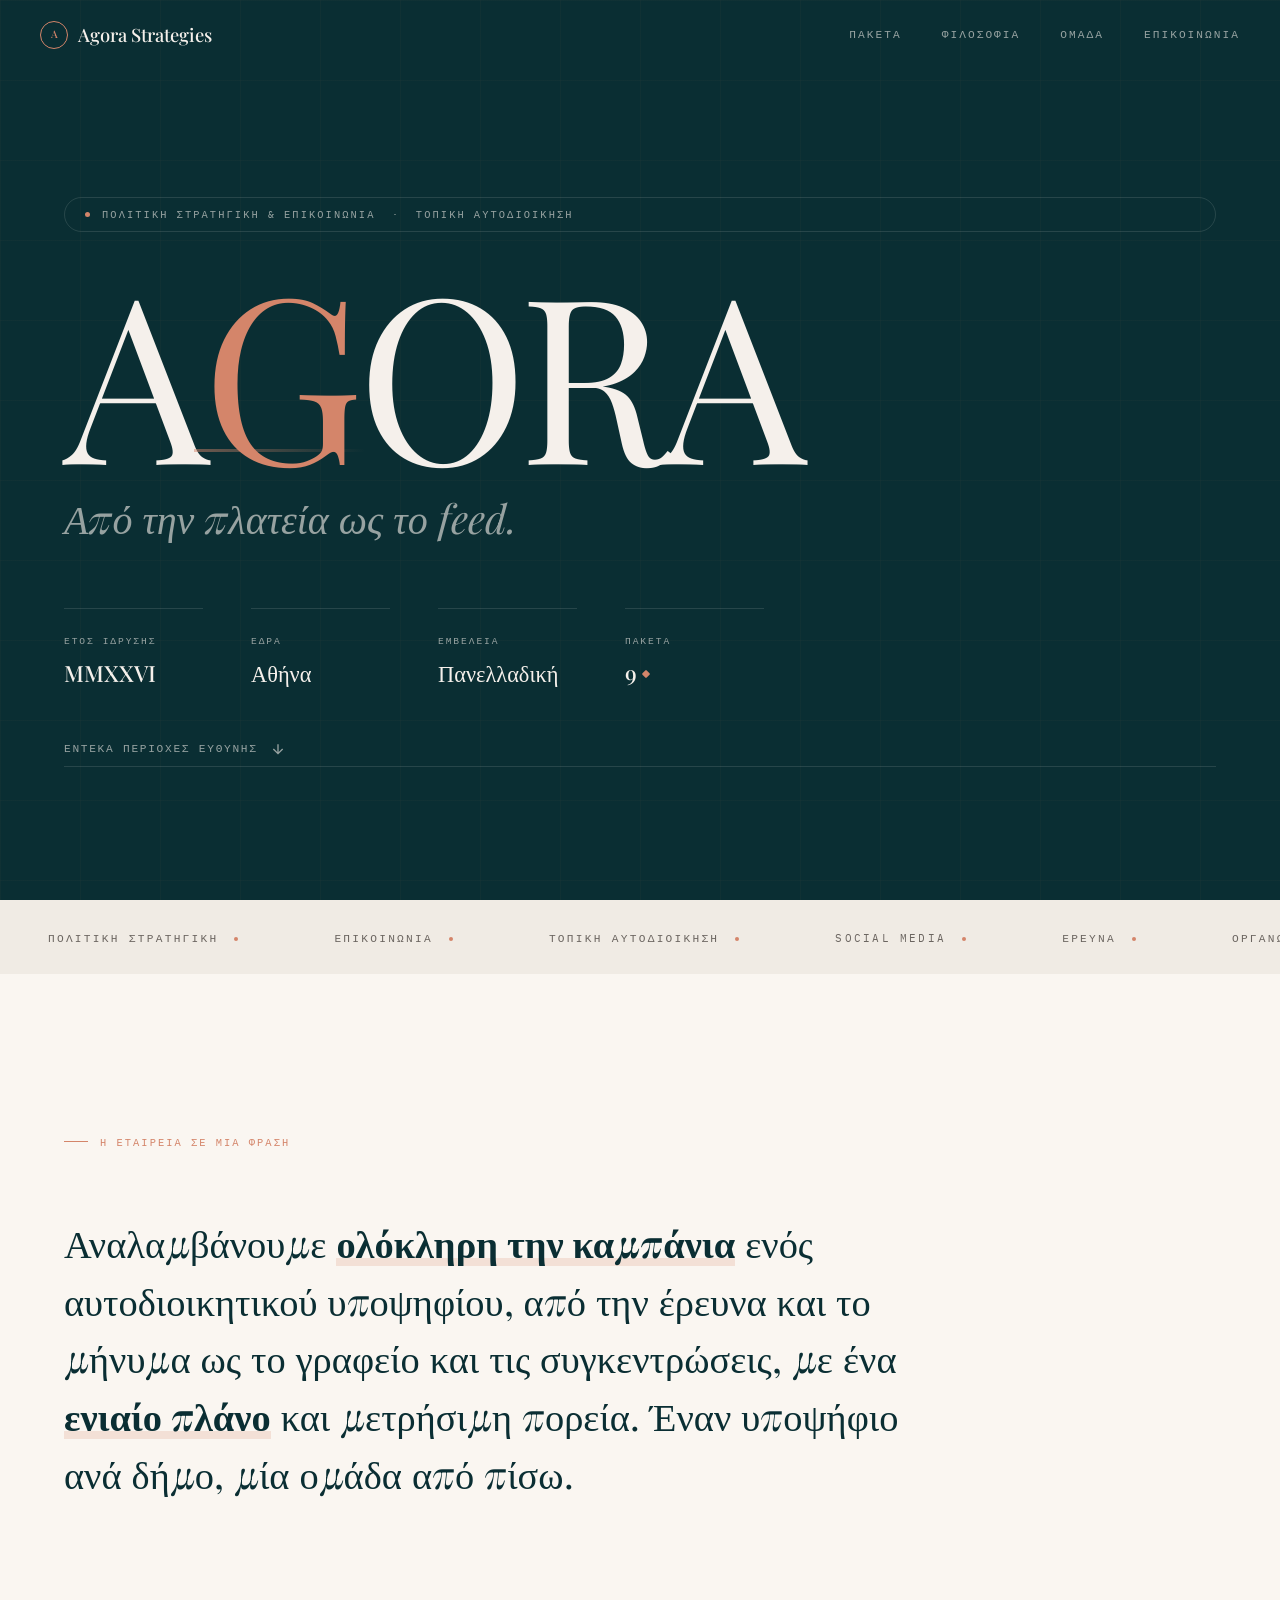
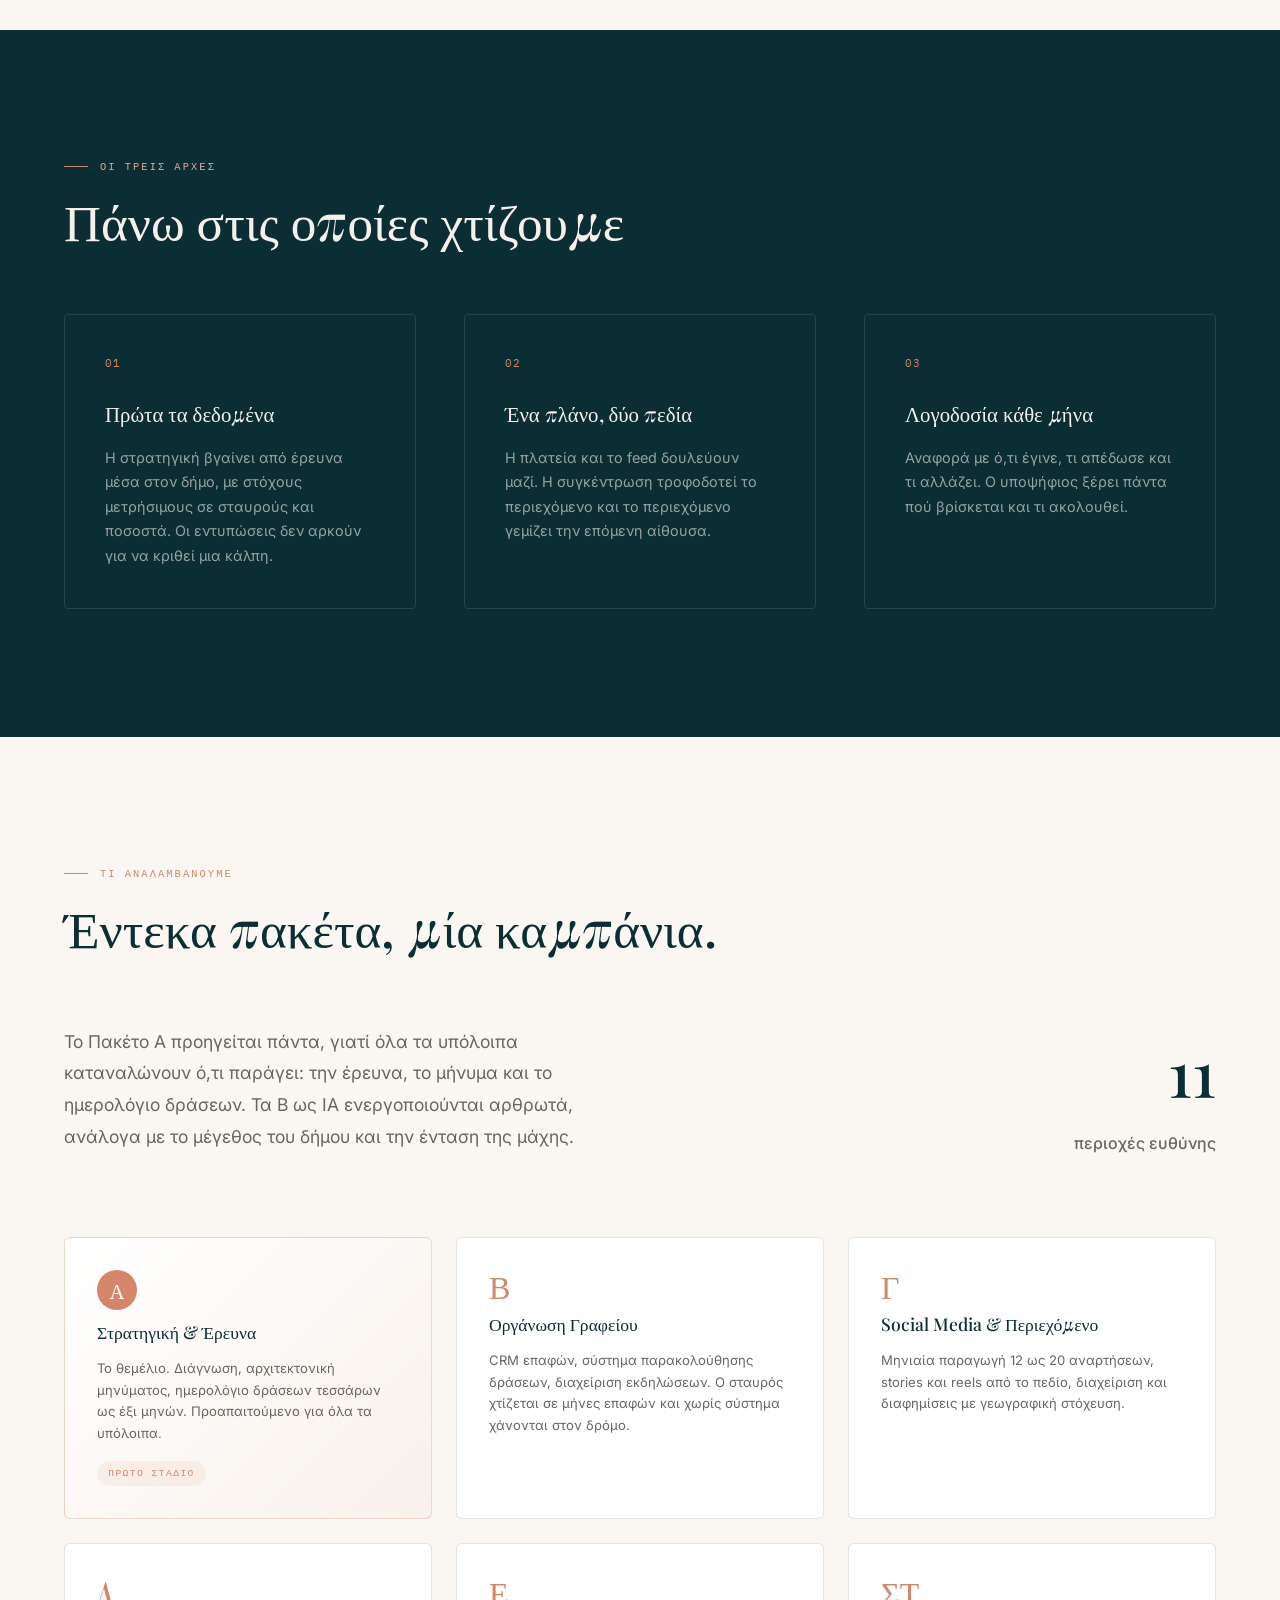
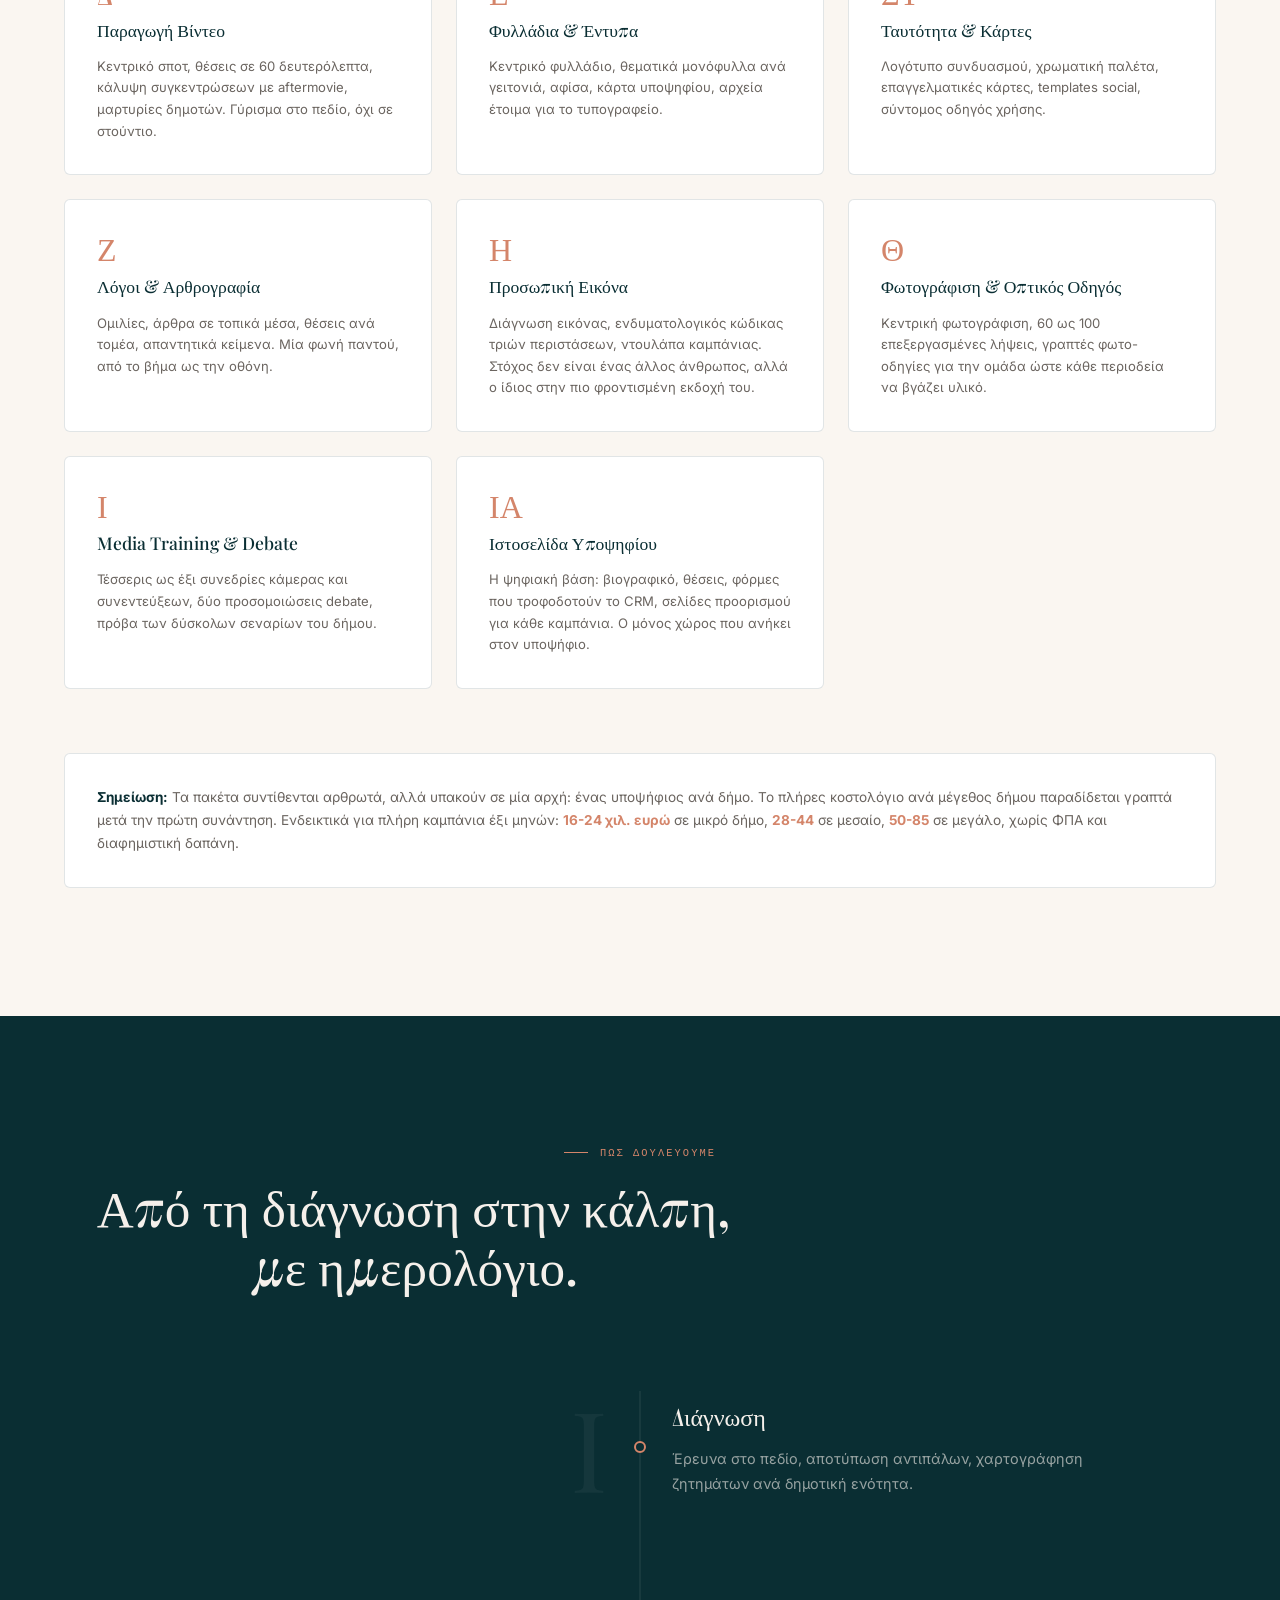
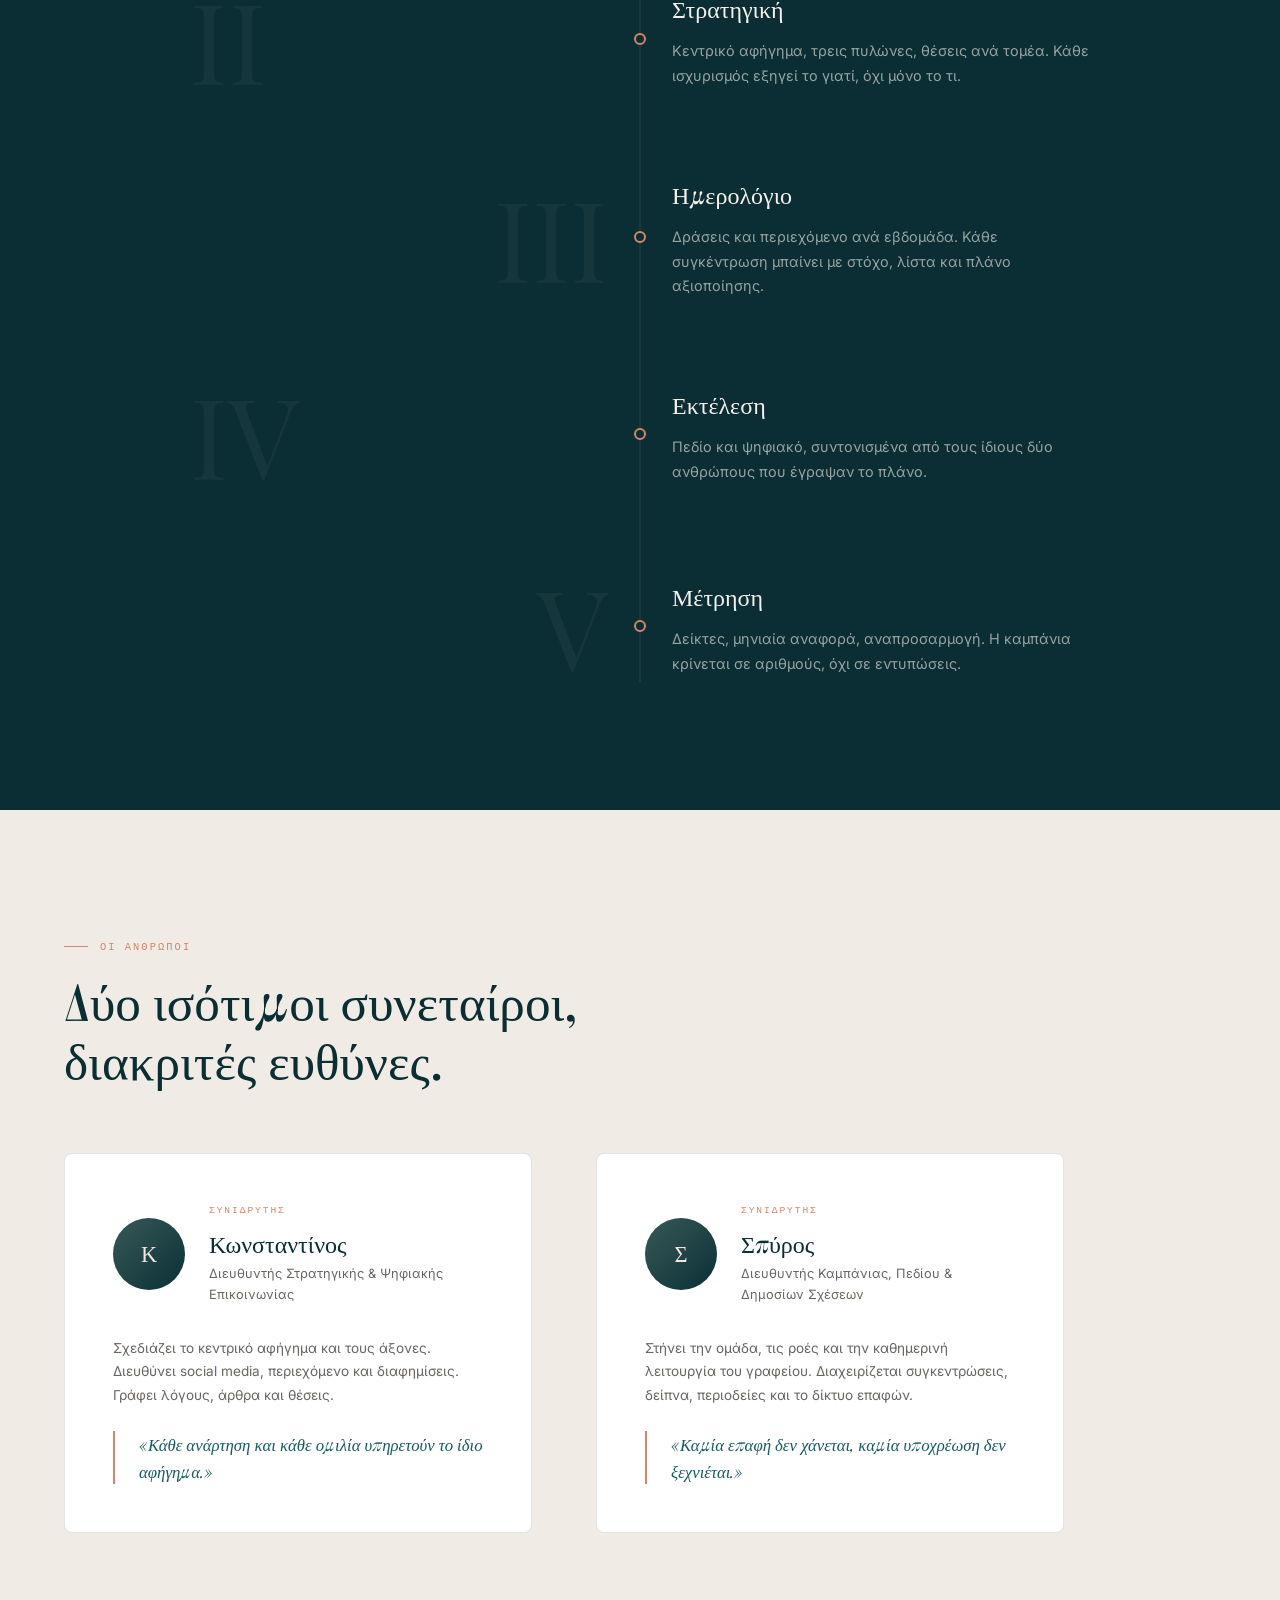
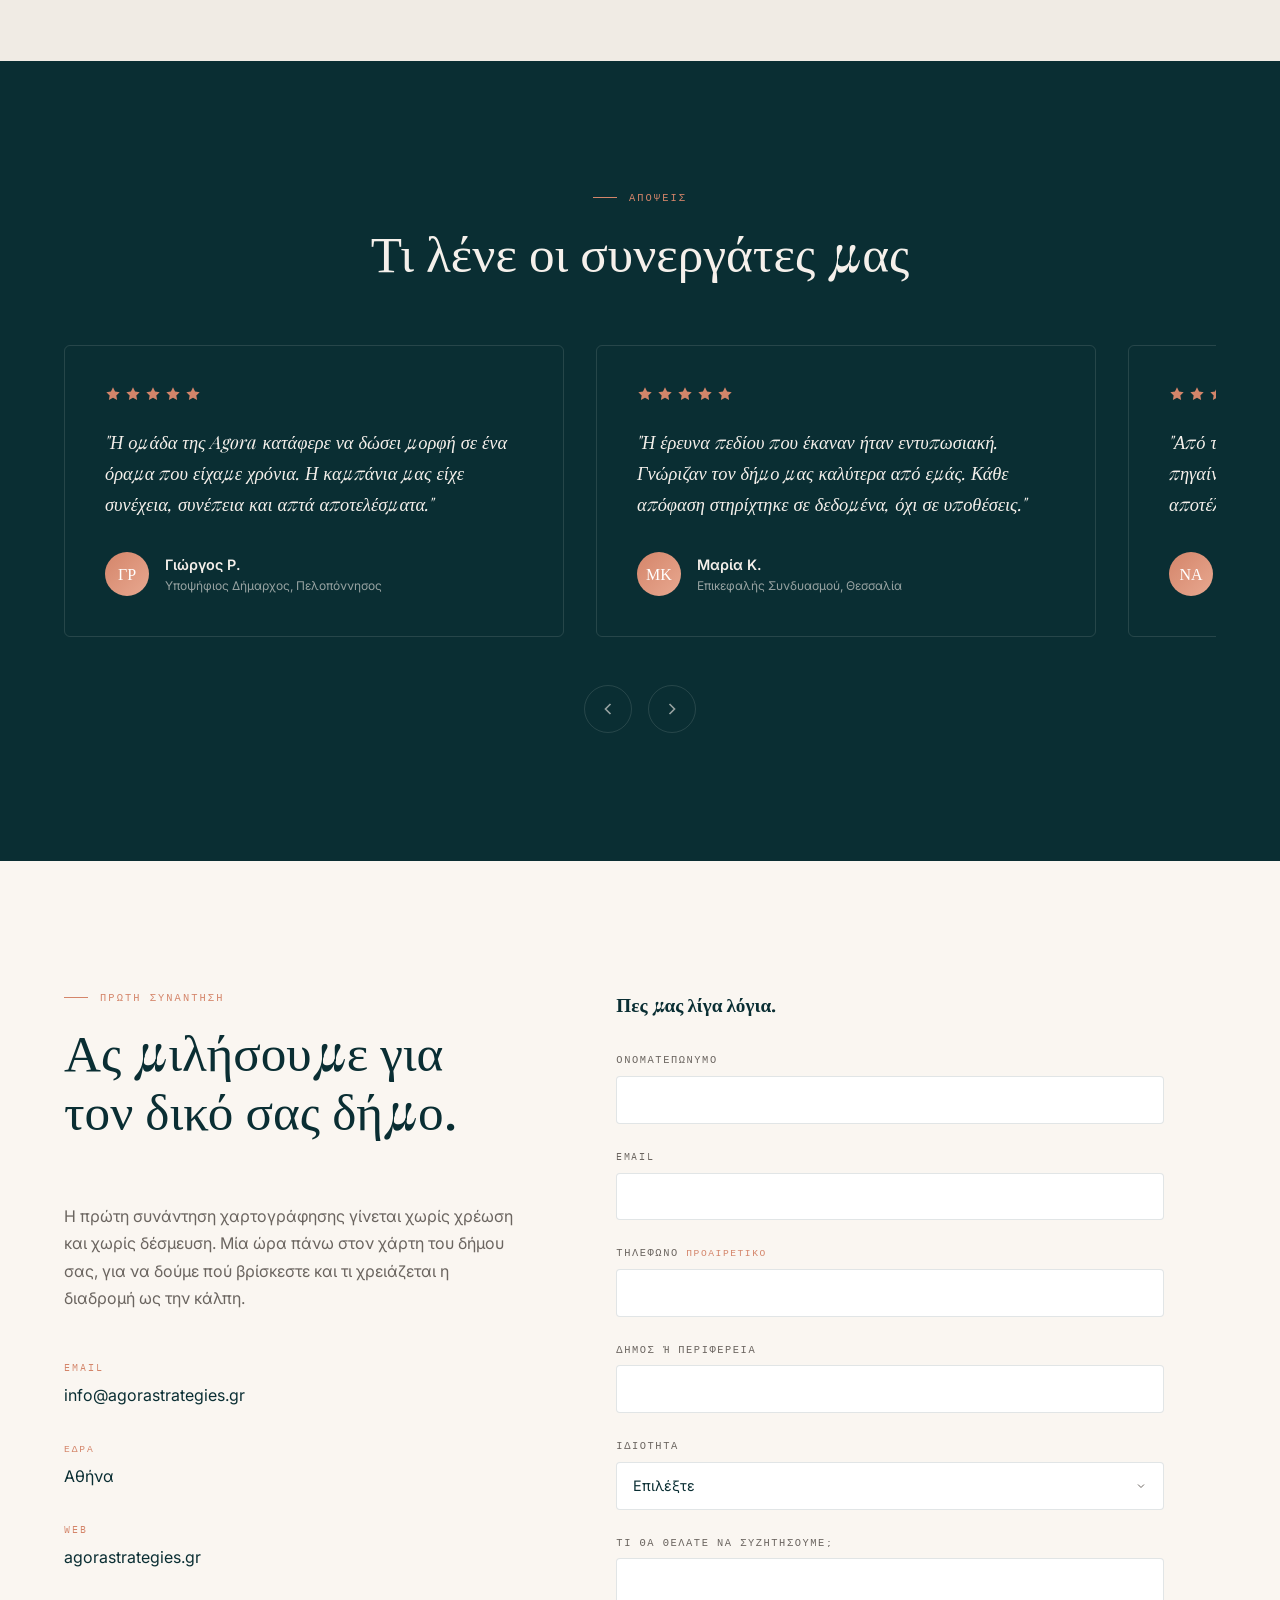
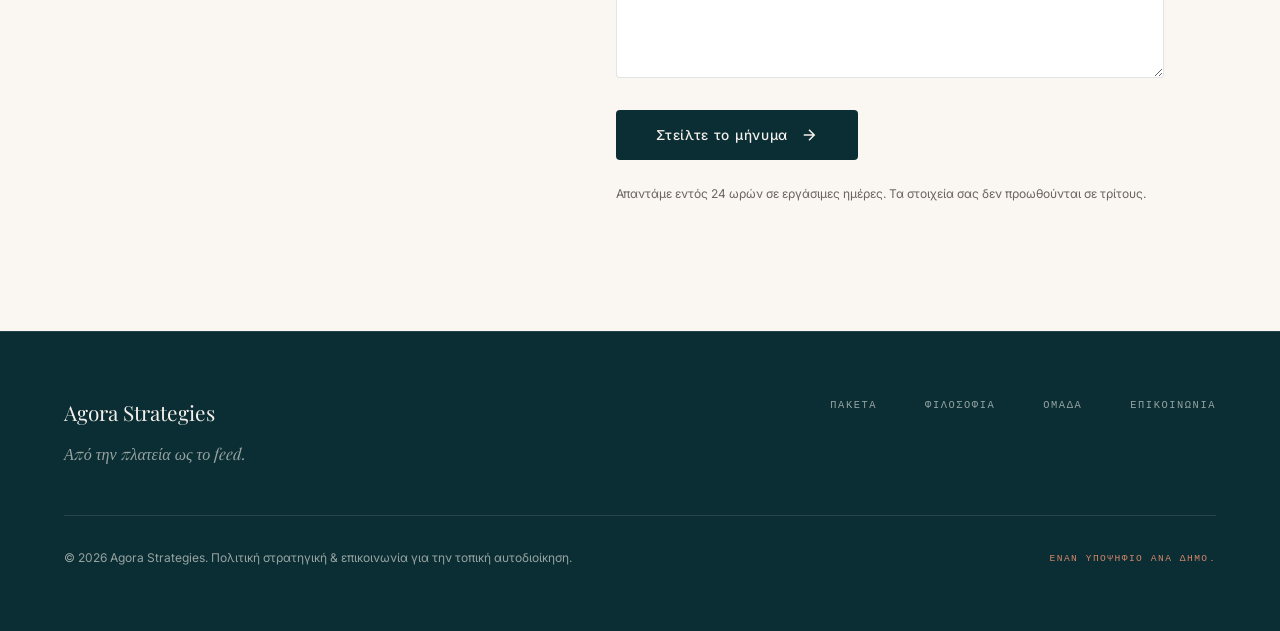
<file: index.html>
<!DOCTYPE html>
<html lang="el">
<head>
  <meta charset="UTF-8">
  <meta name="viewport" content="width=device-width, initial-scale=1.0">
  <title>AGORA Strategies — Πολιτική στρατηγική &amp; επικοινωνία</title>
  <meta name="description" content="Αναλαμβάνουμε ολόκληρη την καμπάνια ενός αυτοδιοικητικού υποψηφίου. Έναν υποψήφιο ανά δήμο, μία ομάδα από πίσω.">
  <link rel="preconnect" href="https://fonts.googleapis.com">
  <link rel="preconnect" href="https://fonts.gstatic.com" crossorigin>
  <link href="https://fonts.googleapis.com/css2?family=Playfair+Display:ital,wght@0,400;0,500;0,600;0,700;1,400;1,500&family=Inter:wght@300;400;500;600;700&family=IBM+Plex+Mono:wght@400;500&display=swap" rel="stylesheet" crossorigin="anonymous">
  <style>
    /* ===== CSS VARIABLES ===== */
    :root {
      --teal-950: #0a2e33;
      --teal-900: #0d3d42;
      --teal-800: #114c52;
      --teal-700: #165b62;
      --teal-600: #1a6a72;
      --coral: #d4856a;
      --coral-light: #e8a890;
      --cream: #faf6f1;
      --cream-dark: #f0ebe4;
      --warm-gray: #6b6560;
      --text-light: #f5f0eb;
      --text-muted: rgba(245, 240, 235, 0.6);
      --border-light: rgba(245, 240, 235, 0.12);
      --border-dark: rgba(10, 46, 51, 0.12);
      --font-display: 'Playfair Display', Georgia, serif;
      --font-body: 'Inter', -apple-system, sans-serif;
      --font-mono: 'IBM Plex Mono', monospace;
      --ease-out-expo: cubic-bezier(0.16, 1, 0.3, 1);
      --ease-out-quart: cubic-bezier(0.25, 1, 0.5, 1);
    }

    /* ===== RESET ===== */
    *, *::before, *::after { margin: 0; padding: 0; box-sizing: border-box; }
    html { scroll-behavior: smooth; font-size: 16px; }
    body {
      font-family: var(--font-body);
      background: var(--cream);
      color: var(--teal-950);
      overflow-x: hidden;
      line-height: 1.6;
    }
    a { text-decoration: none; color: inherit; }
    ul { list-style: none; }
    img { max-width: 100%; display: block; }
    button { border: none; background: none; cursor: pointer; font-family: inherit; }
    input, textarea, select { font-family: inherit; }

    /* ===== NAVIGATION ===== */
    .nav {
      position: fixed; top: 0; left: 0; right: 0; z-index: 1000;
      padding: 1.25rem 2.5rem;
      display: flex; align-items: center; justify-content: space-between;
      transition: background 0.5s, backdrop-filter 0.5s, padding 0.3s;
    }
    .nav.scrolled {
      background: rgba(10, 46, 51, 0.92);
      -webkit-backdrop-filter: blur(20px) saturate(1.2);
      backdrop-filter: blur(20px) saturate(1.2);
      padding: 0.85rem 2.5rem;
    }
    .nav-logo {
      font-family: var(--font-display);
      font-size: 1.15rem;
      font-weight: 500;
      color: var(--text-light);
      display: flex; align-items: center; gap: 0.6rem;
    }
    .nav-logo-icon {
      width: 28px; height: 28px;
      border: 1.5px solid var(--coral);
      border-radius: 50%;
      display: flex; align-items: center; justify-content: center;
      font-size: 0.65rem; color: var(--coral);
    }
    .nav-links {
      display: flex; gap: 2.5rem;
    }
    .nav-links a {
      font-family: var(--font-mono);
      font-size: 0.7rem;
      letter-spacing: 0.18em;
      text-transform: uppercase;
      color: var(--text-muted);
      transition: color 0.3s;
      position: relative;
    }
    .nav-links a::after {
      content: ''; position: absolute; bottom: -4px; left: 0;
      width: 0; height: 1px; background: var(--coral);
      transition: width 0.4s var(--ease-out-expo);
    }
    .nav-links a:hover { color: var(--text-light); }
    .nav-links a:hover::after { width: 100%; }
    .nav-toggle {
      display: none; flex-direction: column; gap: 5px;
      cursor: pointer; padding: 5px;
    }
    .nav-toggle span {
      width: 24px; height: 1.5px;
      background: var(--text-light);
      transition: all 0.3s;
    }

    /* ===== HERO ===== */
    .hero {
      position: relative;
      min-height: 100vh;
      background: var(--teal-950);
      display: flex; flex-direction: column;
      justify-content: center;
      padding: 8rem 4rem 4rem;
      overflow: hidden;
    }
    .hero-grid {
      position: absolute; top: 0; left: 0; right: 0; bottom: 0;
      background-image:
        linear-gradient(rgba(212,133,106,0.03) 1px, transparent 1px),
        linear-gradient(90deg, rgba(212,133,106,0.03) 1px, transparent 1px);
      background-size: 80px 80px;
      pointer-events: none;
    }
    .hero-badge {
      display: inline-flex; align-items: center; gap: 0.75rem;
      border: 1px solid var(--border-light);
      border-radius: 100px;
      padding: 0.5rem 1.25rem;
      font-family: var(--font-mono);
      font-size: 0.65rem;
      letter-spacing: 0.2em;
      text-transform: uppercase;
      color: var(--text-muted);
      margin-bottom: 2.5rem;
      opacity: 0;
      transform: translateY(30px);
    }
    .hero-badge .dot {
      width: 5px; height: 5px;
      background: var(--coral);
      border-radius: 50%;
      animation: pulse 2s ease-in-out infinite;
    }
    @keyframes pulse {
      0%, 100% { opacity: 1; transform: scale(1); }
      50% { opacity: 0.5; transform: scale(0.8); }
    }
    .hero-title {
      font-family: var(--font-display);
      font-size: clamp(5rem, 18vw, 16rem);
      font-weight: 400;
      line-height: 0.85;
      color: var(--text-light);
      letter-spacing: -0.03em;
      margin-bottom: 1.5rem;
      position: relative;
    }
    .hero-title .letter-g {
      color: var(--coral);
      position: relative;
      display: inline-block;
    }
    .hero-title .letter-g::after {
      content: ''; position: absolute;
      bottom: 8%; left: -5%;
      width: 110%; height: 3px;
      background: linear-gradient(90deg, var(--coral), transparent);
      opacity: 0.5;
    }
    .hero-subtitle {
      font-family: var(--font-display);
      font-style: italic;
      font-size: clamp(1.4rem, 3.5vw, 2.5rem);
      font-weight: 400;
      color: var(--text-muted);
      margin-bottom: 4rem;
      line-height: 1.3;
      opacity: 0;
      transform: translateY(30px);
    }
    .hero-stats {
      display: grid;
      grid-template-columns: repeat(4, 1fr);
      gap: 3rem;
      max-width: 700px;
      opacity: 0;
      transform: translateY(30px);
    }
    .hero-stat {
      position: relative;
      padding-top: 1.5rem;
      border-top: 1px solid var(--border-light);
    }
    .hero-stat-label {
      font-family: var(--font-mono);
      font-size: 0.6rem;
      letter-spacing: 0.2em;
      text-transform: uppercase;
      color: var(--text-muted);
      margin-bottom: 0.5rem;
    }
    .hero-stat-value {
      font-family: var(--font-display);
      font-size: 1.4rem;
      font-weight: 500;
      color: var(--text-light);
    }
    .hero-stat:nth-child(4) .hero-stat-value {
      position: relative;
      display: inline-block;
    }
    .hero-stat:nth-child(4) .hero-stat-value::after {
      content: '';
      position: absolute;
      right: -12px; top: 50%;
      width: 6px; height: 6px;
      background: var(--coral);
      border-radius: 1px;
      transform: translateY(-50%) rotate(45deg);
    }
    .hero-cta {
      margin-top: 3rem;
      display: inline-flex; align-items: center; gap: 0.75rem;
      font-family: var(--font-mono);
      font-size: 0.7rem;
      letter-spacing: 0.15em;
      text-transform: uppercase;
      color: var(--text-muted);
      border-bottom: 1px solid var(--border-light);
      padding-bottom: 0.5rem;
      transition: color 0.3s, border-color 0.3s;
      opacity: 0;
      transform: translateY(20px);
    }
    .hero-cta:hover {
      color: var(--coral);
      border-color: var(--coral);
    }
    .hero-cta svg {
      transition: transform 0.3s var(--ease-out-expo);
    }
    .hero-cta:hover svg {
      transform: translateY(3px);
    }

    /* Hero entrance animations */
    #heroBadge, #heroTitle, #heroSubtitle, #heroStats, #heroCta {
      opacity: 0;
      transform: translateY(30px);
      transition: opacity 0.8s var(--ease-out-expo), transform 0.8s var(--ease-out-expo);
    }

    /* ===== ANIMATED ENTRANCE ===== */
    .reveal {
      opacity: 0;
      transform: translateY(50px);
      transition: opacity 0.9s var(--ease-out-expo), transform 0.9s var(--ease-out-expo);
    }
    .reveal.visible {
      opacity: 1;
      transform: translateY(0);
    }
    .reveal-delay-1 { transition-delay: 0.1s; }
    .reveal-delay-2 { transition-delay: 0.2s; }
    .reveal-delay-3 { transition-delay: 0.3s; }
    .reveal-delay-4 { transition-delay: 0.4s; }
    .reveal-delay-5 { transition-delay: 0.5s; }

    /* ===== SECTION SYSTEM ===== */
    .section {
      position: relative;
      padding: 8rem 4rem;
    }
    .section-heading {
      margin-bottom: 4rem;
    }
    .section-eyebrow {
      font-family: var(--font-mono);
      font-size: 0.65rem;
      letter-spacing: 0.2em;
      text-transform: uppercase;
      color: var(--coral);
      margin-bottom: 1rem;
      display: flex; align-items: center; gap: 0.75rem;
    }
    .section-eyebrow::before {
      content: '';
      width: 24px; height: 1px;
      background: var(--coral);
    }
    .section-title {
      font-family: var(--font-display);
      font-size: clamp(2rem, 4vw, 3.5rem);
      font-weight: 500;
      line-height: 1.15;
      color: var(--teal-950);
      max-width: 700px;
    }
    .section-title-light { color: var(--text-light); }

    /* ===== ABOUT ===== */
    .about {
      background: var(--cream);
      padding-top: 10rem;
    }
    .about-content {
      max-width: 900px;
    }
    .about-statement {
      font-family: var(--font-display);
      font-size: clamp(1.5rem, 3vw, 2.4rem);
      font-weight: 400;
      line-height: 1.5;
      color: var(--teal-950);
    }
    .about-statement strong {
      font-weight: 600;
      position: relative;
    }
    .about-statement strong::after {
      content: '';
      position: absolute;
      bottom: 2px; left: 0;
      width: 100%; height: 8px;
      background: rgba(212, 133, 106, 0.2);
      z-index: -1;
    }

    /* ===== PRINCIPLES ===== */
    .principles {
      background: var(--teal-950);
      padding: 8rem 4rem;
    }
    .principles-grid {
      display: grid;
      grid-template-columns: repeat(3, 1fr);
      gap: 3rem;
    }
    .principle-card {
      padding: 2.5rem;
      border: 1px solid var(--border-light);
      border-radius: 4px;
      transition: border-color 0.4s, background 0.4s, transform 0.5s var(--ease-out-expo);
      position: relative;
      overflow: hidden;
    }
    .principle-card::before {
      content: '';
      position: absolute; top: 0; left: 0;
      width: 100%; height: 2px;
      background: linear-gradient(90deg, var(--coral), transparent);
      transform: scaleX(0);
      transform-origin: left;
      transition: transform 0.6s var(--ease-out-expo);
    }
    .principle-card:hover::before {
      transform: scaleX(1);
    }
    .principle-card:hover {
      border-color: rgba(212, 133, 106, 0.3);
      background: rgba(212, 133, 106, 0.03);
      transform: translateY(-4px);
    }
    .principle-number {
      font-family: var(--font-mono);
      font-size: 0.7rem;
      color: var(--coral);
      margin-bottom: 1.5rem;
      letter-spacing: 0.1em;
    }
    .principle-title {
      font-family: var(--font-display);
      font-size: 1.3rem;
      font-weight: 500;
      color: var(--text-light);
      margin-bottom: 1rem;
    }
    .principle-desc {
      font-size: 0.9rem;
      color: var(--text-muted);
      line-height: 1.7;
    }

    /* ===== PACKAGES ===== */
    .packages {
      background: var(--cream);
      padding: 8rem 4rem;
    }
    .packages-intro {
      display: grid;
      grid-template-columns: 1fr 1fr;
      gap: 4rem;
      margin-bottom: 5rem;
      align-items: center;
    }
    .packages-intro-text {
      font-size: 1.1rem;
      color: var(--warm-gray);
      line-height: 1.8;
    }
    .packages-highlight {
      font-family: var(--font-display);
      font-size: 4rem;
      font-weight: 500;
      color: var(--teal-950);
      text-align: right;
      position: relative;
    }
    .packages-highlight span {
      font-size: 1rem;
      font-family: var(--font-body);
      color: var(--warm-gray);
      display: block;
      margin-top: 0.5rem;
    }
    .packages-grid {
      display: grid;
      grid-template-columns: repeat(3, 1fr);
      gap: 1.5rem;
    }
    .package-card {
      background: white;
      border: 1px solid var(--border-dark);
      border-radius: 6px;
      padding: 2rem;
      transition: all 0.5s var(--ease-out-expo);
      position: relative;
      overflow: hidden;
    }
    .package-card::after {
      content: '';
      position: absolute;
      bottom: 0; left: 0;
      width: 100%; height: 3px;
      background: linear-gradient(90deg, var(--coral), var(--coral-light));
      transform: scaleX(0);
      transform-origin: left;
      transition: transform 0.5s var(--ease-out-expo);
    }
    .package-card:hover {
      transform: translateY(-6px);
      box-shadow: 0 20px 60px rgba(10, 46, 51, 0.1);
      border-color: rgba(212, 133, 106, 0.2);
    }
    .package-card:hover::after {
      transform: scaleX(1);
    }
    .package-letter {
      font-family: var(--font-display);
      font-size: 2rem;
      font-weight: 500;
      color: var(--coral);
      margin-bottom: 0.5rem;
      line-height: 1;
    }
    .package-name {
      font-family: var(--font-display);
      font-size: 1.1rem;
      font-weight: 500;
      color: var(--teal-950);
      margin-bottom: 0.75rem;
    }
    .package-desc {
      font-size: 0.82rem;
      color: var(--warm-gray);
      line-height: 1.65;
    }
    .package-tag {
      display: inline-block;
      margin-top: 1rem;
      font-family: var(--font-mono);
      font-size: 0.6rem;
      letter-spacing: 0.15em;
      text-transform: uppercase;
      padding: 0.3rem 0.7rem;
      background: rgba(212, 133, 106, 0.1);
      color: var(--coral);
      border-radius: 100px;
    }
    .package-card.featured {
      border-color: rgba(212, 133, 106, 0.3);
      background: linear-gradient(135deg, white, rgba(212,133,106,0.04));
    }
    .package-card.featured .package-letter {
      color: var(--teal-950);
      background: var(--coral);
      width: 40px; height: 40px;
      display: flex; align-items: center; justify-content: center;
      border-radius: 50%;
      font-size: 1.3rem;
      color: white;
    }

    /* ===== PROCESS TIMELINE ===== */
    .process {
      background: var(--teal-950);
      padding: 8rem 4rem;
      position: relative;
      overflow: hidden;
    }
    .process-timeline {
      position: relative;
      max-width: 900px;
      margin: 0 auto;
    }
    .process-timeline::before {
      content: '';
      position: absolute;
      left: 50%; top: 0; bottom: 0;
      width: 1px;
      background: var(--border-light);
      transform: translateX(-50%);
    }
    .process-line-fill {
      position: absolute;
      left: 50%; top: 0;
      width: 1px;
      background: linear-gradient(to bottom, var(--coral), var(--coral-light));
      transform: translateX(-50%);
      height: 0;
      transition: height 0.1s linear;
    }
    .process-step {
      display: grid;
      grid-template-columns: 1fr 1fr;
      gap: 4rem;
      margin-bottom: 5rem;
      position: relative;
      align-items: center;
    }
    .process-step:last-child { margin-bottom: 0; }
    .process-step:nth-child(even) .process-content { grid-column: 2; }
    .process-step:nth-child(even) .process-visual { grid-column: 1; grid-row: 1; text-align: right; }
    .process-visual {
      position: relative;
    }
    .process-roman {
      font-family: var(--font-display);
      font-size: clamp(4rem, 10vw, 7rem);
      font-weight: 400;
      color: rgba(245, 240, 235, 0.05);
      line-height: 1;
      transition: color 0.5s;
    }
    .process-step.active .process-roman {
      color: rgba(212, 133, 106, 0.15);
    }
    .process-dot {
      position: absolute;
      left: 50%; top: 50%;
      width: 12px; height: 12px;
      background: var(--teal-950);
      border: 2px solid var(--coral);
      border-radius: 50%;
      transform: translate(-50%, -50%);
      z-index: 2;
      transition: background 0.3s, box-shadow 0.3s;
    }
    .process-step.active .process-dot {
      background: var(--coral);
      box-shadow: 0 0 20px rgba(212, 133, 106, 0.4);
    }
    .process-title {
      font-family: var(--font-display);
      font-size: 1.5rem;
      font-weight: 500;
      color: var(--text-light);
      margin-bottom: 0.75rem;
    }
    .process-desc {
      font-size: 0.9rem;
      color: var(--text-muted);
      line-height: 1.7;
    }

    /* ===== TEAM ===== */
    .team {
      background: var(--cream-dark);
      padding: 8rem 4rem;
    }
    .team-grid {
      display: grid;
      grid-template-columns: repeat(2, 1fr);
      gap: 4rem;
      max-width: 1000px;
    }
    .team-member {
      position: relative;
      background: white;
      border: 1px solid var(--border-dark);
      border-radius: 8px;
      padding: 3rem;
      transition: all 0.5s var(--ease-out-expo);
      overflow: hidden;
    }
    .team-member::before {
      content: '';
      position: absolute; top: 0; left: 0;
      width: 100%; height: 3px;
      background: linear-gradient(90deg, var(--coral), var(--coral-light));
      transform: scaleX(0);
      transform-origin: left;
      transition: transform 0.6s var(--ease-out-expo);
    }
    .team-member:hover::before {
      transform: scaleX(1);
    }
    .team-member:hover {
      transform: translateY(-4px);
      box-shadow: 0 20px 50px rgba(10, 46, 51, 0.08);
      border-color: rgba(212, 133, 106, 0.2);
    }
    .team-header {
      display: flex;
      align-items: center;
      gap: 1.5rem;
      margin-bottom: 2rem;
    }
    .team-avatar {
      width: 72px; height: 72px;
      border-radius: 50%;
      background: linear-gradient(135deg, var(--teal-800), var(--teal-950));
      display: flex; align-items: center; justify-content: center;
      font-family: var(--font-display);
      font-size: 1.4rem;
      font-weight: 500;
      color: var(--text-light);
      flex-shrink: 0;
      position: relative;
      overflow: hidden;
    }
    .team-avatar::after {
      content: '';
      position: absolute; top: 0; left: 0; right: 0; bottom: 0;
      background: linear-gradient(135deg, rgba(212,133,106,0.2), transparent);
    }
    .team-info-role {
      font-family: var(--font-mono);
      font-size: 0.6rem;
      letter-spacing: 0.2em;
      text-transform: uppercase;
      color: var(--coral);
      margin-bottom: 0.4rem;
    }
    .team-info-name {
      font-family: var(--font-display);
      font-size: 1.5rem;
      font-weight: 500;
      color: var(--teal-950);
      margin-bottom: 0.15rem;
    }
    .team-info-title {
      font-size: 0.8rem;
      color: var(--warm-gray);
    }
    .team-desc {
      font-size: 0.85rem;
      color: var(--warm-gray);
      line-height: 1.7;
      margin-bottom: 1.5rem;
    }
    .team-quote {
      font-family: var(--font-display);
      font-style: italic;
      font-size: 1.05rem;
      color: var(--teal-700);
      line-height: 1.6;
      padding-left: 1.5rem;
      border-left: 2px solid var(--coral);
    }

    /* ===== TESTIMONIALS ===== */
    .testimonials {
      background: var(--teal-950);
      padding: 8rem 4rem;
      overflow: hidden;
    }
    .testimonials-carousel {
      display: flex;
      gap: 2rem;
      transition: transform 0.6s var(--ease-out-expo);
    }
    .testimonial-card {
      min-width: 500px;
      max-width: 500px;
      padding: 2.5rem;
      border: 1px solid var(--border-light);
      border-radius: 6px;
      transition: border-color 0.3s;
    }
    .testimonial-card:hover {
      border-color: rgba(212, 133, 106, 0.3);
    }
    .testimonial-stars {
      display: flex; gap: 0.25rem;
      margin-bottom: 1.5rem;
    }
    .testimonial-stars svg {
      width: 16px; height: 16px;
      fill: var(--coral);
    }
    .testimonial-text {
      font-family: var(--font-display);
      font-size: 1.15rem;
      font-style: italic;
      color: var(--text-light);
      line-height: 1.7;
      margin-bottom: 2rem;
    }
    .testimonial-author {
      display: flex; align-items: center; gap: 1rem;
    }
    .testimonial-avatar {
      width: 44px; height: 44px;
      border-radius: 50%;
      background: linear-gradient(135deg, var(--coral), var(--coral-light));
      display: flex; align-items: center; justify-content: center;
      font-family: var(--font-display);
      font-size: 1rem;
      color: white;
      font-weight: 500;
    }
    .testimonial-name {
      font-weight: 600;
      color: var(--text-light);
      font-size: 0.9rem;
    }
    .testimonial-role {
      font-size: 0.75rem;
      color: var(--text-muted);
    }
    .testimonials-nav {
      display: flex; justify-content: center; gap: 1rem;
      margin-top: 3rem;
    }
    .testimonials-nav button {
      width: 48px; height: 48px;
      border: 1px solid var(--border-light);
      border-radius: 50%;
      display: flex; align-items: center; justify-content: center;
      color: var(--text-muted);
      transition: all 0.3s;
    }
    .testimonials-nav button:hover {
      border-color: var(--coral);
      color: var(--coral);
      background: rgba(212, 133, 106, 0.1);
    }

    /* ===== CONTACT ===== */
    .contact {
      background: var(--cream);
      padding: 8rem 4rem;
      position: relative;
    }
    .contact-grid {
      display: grid;
      grid-template-columns: 1fr 1.2fr;
      gap: 6rem;
      max-width: 1100px;
    }
    .contact-info-item {
      margin-bottom: 2rem;
    }
    .contact-info-label {
      font-family: var(--font-mono);
      font-size: 0.6rem;
      letter-spacing: 0.2em;
      text-transform: uppercase;
      color: var(--coral);
      margin-bottom: 0.5rem;
    }
    .contact-info-value {
      font-size: 1rem;
      color: var(--teal-950);
    }
    .contact-info-value a {
      position: relative;
      transition: color 0.3s;
    }
    .contact-info-value a::after {
      content: '';
      position: absolute; bottom: -2px; left: 0;
      width: 0; height: 1px;
      background: var(--coral);
      transition: width 0.4s var(--ease-out-expo);
    }
    .contact-info-value a:hover {
      color: var(--coral);
    }
    .contact-info-value a:hover::after {
      width: 100%;
    }

    .form-group {
      margin-bottom: 1.5rem;
    }
    .form-label {
      display: block;
      font-family: var(--font-mono);
      font-size: 0.65rem;
      letter-spacing: 0.15em;
      text-transform: uppercase;
      color: var(--warm-gray);
      margin-bottom: 0.5rem;
    }
    .form-label .optional {
      color: var(--coral);
      font-size: 0.6rem;
    }
    .form-input, .form-textarea, .form-select {
      width: 100%;
      padding: 0.9rem 1rem;
      border: 1px solid var(--border-dark);
      border-radius: 4px;
      background: white;
      font-size: 0.9rem;
      color: var(--teal-950);
      transition: border-color 0.3s, box-shadow 0.3s;
    }
    .form-input:focus, .form-textarea:focus, .form-select:focus {
      outline: none;
      border-color: var(--coral);
      box-shadow: 0 0 0 3px rgba(212, 133, 106, 0.1);
    }
    .form-textarea {
      resize: vertical;
      min-height: 120px;
    }
    .form-select {
      cursor: pointer;
      appearance: none;
      background-image: url("data:image/svg+xml,%3Csvg xmlns='http://www.w3.org/2000/svg' width='12' height='12' viewBox='0 0 24 24' fill='none' stroke='%236b6560' stroke-width='2'%3E%3Cpath d='M6 9l6 6 6-6'/%3E%3C/svg%3E");
      background-repeat: no-repeat;
      background-position: right 1rem center;
    }
    .form-submit {
      display: inline-flex; align-items: center; gap: 0.75rem;
      padding: 1rem 2.5rem;
      background: var(--teal-950);
      color: var(--text-light);
      font-family: var(--font-body);
      font-size: 0.85rem;
      font-weight: 500;
      letter-spacing: 0.05em;
      border-radius: 4px;
      transition: all 0.4s var(--ease-out-expo);
    }
    .form-submit:hover {
      background: var(--coral);
      transform: translateY(-2px);
      box-shadow: 0 10px 30px rgba(212, 133, 106, 0.3);
    }
    .form-submit svg {
      transition: transform 0.3s var(--ease-out-expo);
    }
    .form-submit:hover svg {
      transform: translateX(4px);
    }
    .form-note {
      margin-top: 1.5rem;
      font-size: 0.75rem;
      color: var(--warm-gray);
    }
    .form-success {
      display: none;
      padding: 3rem 2rem;
      background: white;
      border: 1px solid var(--border-dark);
      border-radius: 6px;
      text-align: center;
      border-top: 3px solid #2d7a5f;
    }
    .form-success.show {
      display: block;
    }
    .form-success-icon {
      width: 56px; height: 56px;
      background: #2d7a5f;
      border-radius: 50%;
      display: flex; align-items: center; justify-content: center;
      margin: 0 auto 1.5rem;
      color: white;
      font-size: 1.5rem;
    }
    .form-success h4 {
      font-family: var(--font-display);
      font-size: 1.3rem;
      color: var(--teal-950);
      margin-bottom: 0.75rem;
    }
    .form-success p {
      font-size: 0.85rem;
      color: var(--warm-gray);
      line-height: 1.6;
    }

    /* ===== FOOTER ===== */
    .footer {
      background: var(--teal-950);
      padding: 4rem;
      border-top: 1px solid var(--border-light);
    }
    .footer-grid {
      display: flex;
      justify-content: space-between;
      align-items: flex-start;
      margin-bottom: 3rem;
    }
    .footer-brand {
      max-width: 300px;
    }
    .footer-logo {
      font-family: var(--font-display);
      font-size: 1.3rem;
      color: var(--text-light);
      margin-bottom: 0.75rem;
    }
    .footer-tagline {
      font-family: var(--font-display);
      font-style: italic;
      font-size: 1rem;
      color: var(--text-muted);
    }
    .footer-links {
      display: flex; gap: 3rem;
    }
    .footer-links a {
      font-family: var(--font-mono);
      font-size: 0.65rem;
      letter-spacing: 0.15em;
      text-transform: uppercase;
      color: var(--text-muted);
      transition: color 0.3s;
    }
    .footer-links a:hover { color: var(--coral); }
    .footer-bottom {
      display: flex;
      justify-content: space-between;
      align-items: center;
      padding-top: 2rem;
      border-top: 1px solid var(--border-light);
    }
    .footer-copyright {
      font-size: 0.75rem;
      color: var(--text-muted);
    }
    .footer-principle {
      font-family: var(--font-mono);
      font-size: 0.6rem;
      letter-spacing: 0.15em;
      text-transform: uppercase;
      color: var(--coral);
    }

    /* ===== MARQUEE ===== */
    .marquee {
      background: var(--cream-dark);
      padding: 1.5rem 0;
      overflow: hidden;
      white-space: nowrap;
    }
    .marquee-track {
      display: inline-flex;
      animation: marqueeScroll 30s linear infinite;
    }
    .marquee-item {
      font-family: var(--font-mono);
      font-size: 0.7rem;
      letter-spacing: 0.2em;
      text-transform: uppercase;
      color: var(--warm-gray);
      padding: 0 3rem;
      display: flex; align-items: center; gap: 1rem;
    }
    .marquee-item::after {
      content: '';
      width: 4px; height: 4px;
      background: var(--coral);
      border-radius: 50%;
    }
    @keyframes marqueeScroll {
      0% { transform: translateX(0); }
      100% { transform: translateX(-50%); }
    }

    /* ===== COUNTER ANIMATION ===== */
    .counter {
      font-variant-numeric: tabular-nums;
    }

    /* ===== MOBILE MENU ===== */
    .mobile-menu {
      position: fixed; top: 0; left: 0; right: 0; bottom: 0; z-index: 999;
      background: var(--teal-950);
      display: flex; flex-direction: column;
      align-items: center; justify-content: center;
      gap: 2rem;
      opacity: 0; visibility: hidden;
      transition: opacity 0.4s, visibility 0.4s;
    }
    .mobile-menu.open {
      opacity: 1; visibility: visible;
    }
    .mobile-menu a {
      font-family: var(--font-display);
      font-size: 2rem;
      color: var(--text-light);
      transition: color 0.3s;
    }
    .mobile-menu a:hover { color: var(--coral); }
    .mobile-menu-close {
      position: absolute; top: 1.5rem; right: 1.5rem;
      color: var(--text-light);
      font-size: 1.5rem;
    }

    /* ===== RESPONSIVE ===== */
    @media (max-width: 1024px) {
      .packages-grid { grid-template-columns: repeat(2, 1fr); }
      .principles-grid { grid-template-columns: 1fr; }
      .contact-grid { grid-template-columns: 1fr; gap: 3rem; }
    }
    @media (max-width: 768px) {
      .section { padding: 5rem 1.5rem; }
      .hero { padding: 7rem 1.5rem 4rem; }
      .nav { padding: 1rem 1.5rem; }
      .nav-links { display: none; }
      .nav-toggle { display: flex; }
      .hero-stats { grid-template-columns: repeat(2, 1fr); }
      .hero-title { font-size: clamp(3.5rem, 15vw, 7rem); }
      .packages-grid { grid-template-columns: 1fr; }
      .packages-intro { grid-template-columns: 1fr; }
      .packages-highlight { text-align: left; }
      .team-grid { grid-template-columns: 1fr; }
      .process-timeline::before { left: 1rem; }
      .process-line-fill { left: 1rem; }
      .process-step { grid-template-columns: 1fr; gap: 1rem; }
      .process-step:nth-child(even) .process-content { grid-column: 1; }
      .process-step:nth-child(even) .process-visual { grid-column: 1; grid-row: auto; text-align: left; }
      .process-dot { left: 1rem; }
      .process-roman { font-size: 4rem; }
      .testimonial-card { min-width: 85vw; max-width: 85vw; }
      .footer-grid { flex-direction: column; gap: 2rem; }
      .footer-links { flex-wrap: wrap; gap: 1.5rem; }
      .footer-bottom { flex-direction: column; gap: 1rem; text-align: center; }
    }

    /* ===== SCROLLBAR ===== */
    ::-webkit-scrollbar { width: 8px; }
    ::-webkit-scrollbar-track { background: var(--cream); }
    ::-webkit-scrollbar-thumb { background: var(--teal-800); border-radius: 4px; }
    ::-webkit-scrollbar-thumb:hover { background: var(--teal-700); }

    /* ===== SELECTION ===== */
    ::selection {
      background: rgba(212, 133, 106, 0.3);
      color: var(--teal-950);
    }
  </style>
</head>
<body>

  <!-- Mobile Menu -->
  <div class="mobile-menu" id="mobileMenu">
    <a href="#packages" onclick="closeMenu()">Πακέτα</a>
    <a href="#philosophy" onclick="closeMenu()">Φιλοσοφία</a>
    <a href="#process" onclick="closeMenu()">Διαδικασία</a>
    <a href="#team" onclick="closeMenu()">Ομάδα</a>
    <a href="#contact" onclick="closeMenu()">Επικοινωνία</a>
    <button class="mobile-menu-close" onclick="closeMenu()">&#10005;</button>
  </div>

  <!-- Navigation -->
  <nav class="nav" id="nav">
    <a href="#" class="nav-logo">
      <span class="nav-logo-icon">A</span>
      Agora Strategies
    </a>
    <div class="nav-links">
      <a href="#packages">Πακέτα</a>
      <a href="#philosophy">Φιλοσοφία</a>
      <a href="#team">Ομάδα</a>
      <a href="#contact">Επικοινωνία</a>
    </div>
    <div class="nav-toggle" onclick="openMenu()">
      <span></span>
      <span></span>
      <span></span>
    </div>
  </nav>

  <!-- Hero -->
  <section class="hero" id="hero">
    <div class="hero-grid"></div>

    <div class="hero-badge" id="heroBadge">
      <span class="dot"></span>
      Πολιτική στρατηγική &amp; επικοινωνία &nbsp;&middot;&nbsp; Τοπική αυτοδιοίκηση
    </div>

    <h1 class="hero-title" id="heroTitle">
      <span class="letter">A</span><span class="letter letter-g">G</span><span class="letter">O</span><span class="letter">R</span><span class="letter">A</span>
    </h1>

    <p class="hero-subtitle" id="heroSubtitle">Από την πλατεία ως το feed.</p>

    <div class="hero-stats" id="heroStats">
      <div class="hero-stat">
        <div class="hero-stat-label">Έτος ίδρυσης</div>
        <div class="hero-stat-value">MMXXVI</div>
      </div>
      <div class="hero-stat">
        <div class="hero-stat-label">Έδρα</div>
        <div class="hero-stat-value">Αθήνα</div>
      </div>
      <div class="hero-stat">
        <div class="hero-stat-label">Εμβέλεια</div>
        <div class="hero-stat-value">Πανελλαδική</div>
      </div>
      <div class="hero-stat">
        <div class="hero-stat-label">Πακέτα</div>
        <div class="hero-stat-value counter" data-target="11">0</div>
      </div>
    </div>

    <a href="#philosophy" class="hero-cta" id="heroCta">
      Έντεκα περιοχές ευθύνης
      <svg width="16" height="16" viewBox="0 0 24 24" fill="none" stroke="currentColor" stroke-width="2">
        <path d="M12 5v14M5 12l7 7 7-7"/>
      </svg>
    </a>
  </section>

  <!-- Marquee -->
  <div class="marquee">
    <div class="marquee-track">
      <span class="marquee-item">Πολιτική Στρατηγική</span>
      <span class="marquee-item">Επικοινωνία</span>
      <span class="marquee-item">Τοπική Αυτοδιοίκηση</span>
      <span class="marquee-item">Social Media</span>
      <span class="marquee-item">Έρευνα</span>
      <span class="marquee-item">Οργάνωση</span>
      <span class="marquee-item">Παραγωγή Βίντεο</span>
      <span class="marquee-item">Δημόσιες Σχέσεις</span>
      <span class="marquee-item">Πολιτική Στρατηγική</span>
      <span class="marquee-item">Επικοινωνία</span>
      <span class="marquee-item">Τοπική Αυτοδιοίκηση</span>
      <span class="marquee-item">Social Media</span>
      <span class="marquee-item">Έρευνα</span>
      <span class="marquee-item">Οργάνωση</span>
      <span class="marquee-item">Παραγωγή Βίντεο</span>
      <span class="marquee-item">Δημόσιες Σχέσεις</span>
    </div>
  </div>

  <!-- About -->
  <section class="section about" id="philosophy">
    <div class="about-content reveal">
      <div class="section-heading">
        <div class="section-eyebrow">Η εταιρεία σε μία φράση</div>
      </div>
      <p class="about-statement">
        Αναλαμβάνουμε <strong>ολόκληρη την καμπάνια</strong> ενός αυτοδιοικητικού υποψηφίου, από την έρευνα και το μήνυμα ως το γραφείο και τις συγκεντρώσεις, με ένα <strong>ενιαίο πλάνο</strong> και μετρήσιμη πορεία. Έναν υποψήφιο ανά δήμο, μία ομάδα από πίσω.
      </p>
    </div>
  </section>

  <!-- Principles -->
  <section class="principles" id="principles">
    <div class="section-heading reveal">
      <div class="section-eyebrow" style="color: var(--coral-light);">Οι τρεις αρχές</div>
      <h2 class="section-title section-title-light">Πάνω στις οποίες χτίζουμε</h2>
    </div>
    <div class="principles-grid">
      <div class="principle-card reveal reveal-delay-1">
        <div class="principle-number">01</div>
        <h3 class="principle-title">Πρώτα τα δεδομένα</h3>
        <p class="principle-desc">Η στρατηγική βγαίνει από έρευνα μέσα στον δήμο, με στόχους μετρήσιμους σε σταυρούς και ποσοστά. Οι εντυπώσεις δεν αρκούν για να κριθεί μια κάλπη.</p>
      </div>
      <div class="principle-card reveal reveal-delay-2">
        <div class="principle-number">02</div>
        <h3 class="principle-title">Ένα πλάνο, δύο πεδία</h3>
        <p class="principle-desc">Η πλατεία και το feed δουλεύουν μαζί. Η συγκέντρωση τροφοδοτεί το περιεχόμενο και το περιεχόμενο γεμίζει την επόμενη αίθουσα.</p>
      </div>
      <div class="principle-card reveal reveal-delay-3">
        <div class="principle-number">03</div>
        <h3 class="principle-title">Λογοδοσία κάθε μήνα</h3>
        <p class="principle-desc">Αναφορά με ό,τι έγινε, τι απέδωσε και τι αλλάζει. Ο υποψήφιος ξέρει πάντα πού βρίσκεται και τι ακολουθεί.</p>
      </div>
    </div>
  </section>

  <!-- Packages -->
  <section class="packages" id="packages">
    <div class="section-heading reveal">
      <div class="section-eyebrow">Τι αναλαμβάνουμε</div>
      <h2 class="section-title">Έντεκα πακέτα, μία καμπάνια.</h2>
    </div>

    <div class="packages-intro reveal reveal-delay-1">
      <p class="packages-intro-text">Το Πακέτο Α προηγείται πάντα, γιατί όλα τα υπόλοιπα καταναλώνουν ό,τι παράγει: την έρευνα, το μήνυμα και το ημερολόγιο δράσεων. Τα Β ως ΙΑ ενεργοποιούνται αρθρωτά, ανάλογα με το μέγεθος του δήμου και την ένταση της μάχης.</p>
      <div class="packages-highlight">11<span>περιοχές ευθύνης</span></div>
    </div>

    <div class="packages-grid">
      <div class="package-card featured reveal reveal-delay-1">
        <div class="package-letter">Α</div>
        <h3 class="package-name">Στρατηγική &amp; Έρευνα</h3>
        <p class="package-desc">Το θεμέλιο. Διάγνωση, αρχιτεκτονική μηνύματος, ημερολόγιο δράσεων τεσσάρων ως έξι μηνών. Προαπαιτούμενο για όλα τα υπόλοιπα.</p>
        <span class="package-tag">Πρώτο στάδιο</span>
      </div>
      <div class="package-card reveal reveal-delay-2">
        <div class="package-letter">Β</div>
        <h3 class="package-name">Οργάνωση Γραφείου</h3>
        <p class="package-desc">CRM επαφών, σύστημα παρακολούθησης δράσεων, διαχείριση εκδηλώσεων. Ο σταυρός χτίζεται σε μήνες επαφών και χωρίς σύστημα χάνονται στον δρόμο.</p>
      </div>
      <div class="package-card reveal reveal-delay-3">
        <div class="package-letter">Γ</div>
        <h3 class="package-name">Social Media &amp; Περιεχόμενο</h3>
        <p class="package-desc">Μηνιαία παραγωγή 12 ως 20 αναρτήσεων, stories και reels από το πεδίο, διαχείριση και διαφημίσεις με γεωγραφική στόχευση.</p>
      </div>
      <div class="package-card reveal reveal-delay-1">
        <div class="package-letter">Δ</div>
        <h3 class="package-name">Παραγωγή Βίντεο</h3>
        <p class="package-desc">Κεντρικό σποτ, θέσεις σε 60 δευτερόλεπτα, κάλυψη συγκεντρώσεων με aftermovie, μαρτυρίες δημοτών. Γύρισμα στο πεδίο, όχι σε στούντιο.</p>
      </div>
      <div class="package-card reveal reveal-delay-2">
        <div class="package-letter">Ε</div>
        <h3 class="package-name">Φυλλάδια &amp; Έντυπα</h3>
        <p class="package-desc">Κεντρικό φυλλάδιο, θεματικά μονόφυλλα ανά γειτονιά, αφίσα, κάρτα υποψηφίου, αρχεία έτοιμα για το τυπογραφείο.</p>
      </div>
      <div class="package-card reveal reveal-delay-3">
        <div class="package-letter">ΣΤ</div>
        <h3 class="package-name">Ταυτότητα &amp; Κάρτες</h3>
        <p class="package-desc">Λογότυπο συνδυασμού, χρωματική παλέτα, επαγγελματικές κάρτες, templates social, σύντομος οδηγός χρήσης.</p>
      </div>
      <div class="package-card reveal reveal-delay-1">
        <div class="package-letter">Ζ</div>
        <h3 class="package-name">Λόγοι &amp; Αρθρογραφία</h3>
        <p class="package-desc">Ομιλίες, άρθρα σε τοπικά μέσα, θέσεις ανά τομέα, απαντητικά κείμενα. Μία φωνή παντού, από το βήμα ως την οθόνη.</p>
      </div>
      <div class="package-card reveal reveal-delay-2">
        <div class="package-letter">Η</div>
        <h3 class="package-name">Προσωπική Εικόνα</h3>
        <p class="package-desc">Διάγνωση εικόνας, ενδυματολογικός κώδικας τριών περιστάσεων, ντουλάπα καμπάνιας. Στόχος δεν είναι ένας άλλος άνθρωπος, αλλά ο ίδιος στην πιο φροντισμένη εκδοχή του.</p>
      </div>
      <div class="package-card reveal reveal-delay-3">
        <div class="package-letter">Θ</div>
        <h3 class="package-name">Φωτογράφιση &amp; Οπτικός Οδηγός</h3>
        <p class="package-desc">Κεντρική φωτογράφιση, 60 ως 100 επεξεργασμένες λήψεις, γραπτές φωτο-οδηγίες για την ομάδα ώστε κάθε περιοδεία να βγάζει υλικό.</p>
      </div>
      <div class="package-card reveal reveal-delay-1">
        <div class="package-letter">Ι</div>
        <h3 class="package-name">Media Training &amp; Debate</h3>
        <p class="package-desc">Τέσσερις ως έξι συνεδρίες κάμερας και συνεντεύξεων, δύο προσομοιώσεις debate, πρόβα των δύσκολων σεναρίων του δήμου.</p>
      </div>
      <div class="package-card reveal reveal-delay-2">
        <div class="package-letter">ΙΑ</div>
        <h3 class="package-name">Ιστοσελίδα Υποψηφίου</h3>
        <p class="package-desc">Η ψηφιακή βάση: βιογραφικό, θέσεις, φόρμες που τροφοδοτούν το CRM, σελίδες προορισμού για κάθε καμπάνια. Ο μόνος χώρος που ανήκει στον υποψήφιο.</p>
      </div>
    </div>

    <div class="reveal" style="margin-top: 4rem; padding: 2rem; border: 1px solid var(--border-dark); border-radius: 6px; background: white;">
      <p style="font-size: 0.85rem; color: var(--warm-gray); line-height: 1.7;">
        <strong style="color: var(--teal-950);">Σημείωση:</strong> Τα πακέτα συντίθενται αρθρωτά, αλλά υπακούν σε μία αρχή: ένας υποψήφιος ανά δήμο. Το πλήρες κοστολόγιο ανά μέγεθος δήμου παραδίδεται γραπτά μετά την πρώτη συνάντηση. Ενδεικτικά για πλήρη καμπάνια έξι μηνών: <strong style="color: var(--coral);">16-24 χιλ. ευρώ</strong> σε μικρό δήμο, <strong style="color: var(--coral);">28-44</strong> σε μεσαίο, <strong style="color: var(--coral);">50-85</strong> σε μεγάλο, χωρίς ΦΠΑ και διαφημιστική δαπάνη.
      </p>
    </div>
  </section>

  <!-- Process Timeline -->
  <section class="process" id="process">
    <div class="section-heading reveal" style="text-align: center; margin-bottom: 6rem;">
      <div class="section-eyebrow" style="justify-content: center;">Πώς δουλεύουμε</div>
      <h2 class="section-title section-title-light">Από τη διάγνωση στην κάλπη, με ημερολόγιο.</h2>
    </div>

    <div class="process-timeline" id="processTimeline">
      <div class="process-line-fill" id="processLineFill"></div>

      <div class="process-step" data-step="1">
        <div class="process-visual">
          <div class="process-roman">I</div>
        </div>
        <div class="process-dot"></div>
        <div class="process-content">
          <h3 class="process-title">Διάγνωση</h3>
          <p class="process-desc">Έρευνα στο πεδίο, αποτύπωση αντιπάλων, χαρτογράφηση ζητημάτων ανά δημοτική ενότητα.</p>
        </div>
      </div>

      <div class="process-step" data-step="2">
        <div class="process-visual">
          <div class="process-roman">II</div>
        </div>
        <div class="process-dot"></div>
        <div class="process-content">
          <h3 class="process-title">Στρατηγική</h3>
          <p class="process-desc">Κεντρικό αφήγημα, τρεις πυλώνες, θέσεις ανά τομέα. Κάθε ισχυρισμός εξηγεί το γιατί, όχι μόνο το τι.</p>
        </div>
      </div>

      <div class="process-step" data-step="3">
        <div class="process-visual">
          <div class="process-roman">III</div>
        </div>
        <div class="process-dot"></div>
        <div class="process-content">
          <h3 class="process-title">Ημερολόγιο</h3>
          <p class="process-desc">Δράσεις και περιεχόμενο ανά εβδομάδα. Κάθε συγκέντρωση μπαίνει με στόχο, λίστα και πλάνο αξιοποίησης.</p>
        </div>
      </div>

      <div class="process-step" data-step="4">
        <div class="process-visual">
          <div class="process-roman">IV</div>
        </div>
        <div class="process-dot"></div>
        <div class="process-content">
          <h3 class="process-title">Εκτέλεση</h3>
          <p class="process-desc">Πεδίο και ψηφιακό, συντονισμένα από τους ίδιους δύο ανθρώπους που έγραψαν το πλάνο.</p>
        </div>
      </div>

      <div class="process-step" data-step="5">
        <div class="process-visual">
          <div class="process-roman">V</div>
        </div>
        <div class="process-dot"></div>
        <div class="process-content">
          <h3 class="process-title">Μέτρηση</h3>
          <p class="process-desc">Δείκτες, μηνιαία αναφορά, αναπροσαρμογή. Η καμπάνια κρίνεται σε αριθμούς, όχι σε εντυπώσεις.</p>
        </div>
      </div>
    </div>
  </section>

  <!-- Team -->
  <section class="team" id="team">
    <div class="section-heading reveal">
      <div class="section-eyebrow">Οι άνθρωποι</div>
      <h2 class="section-title">Δύο ισότιμοι συνεταίροι, διακριτές ευθύνες.</h2>
    </div>

    <div class="team-grid">
      <div class="team-member reveal reveal-delay-1">
        <div class="team-header">
          <div class="team-avatar">Κ</div>
          <div>
            <div class="team-info-role">Συνιδρυτής</div>
            <h3 class="team-info-name">Κωνσταντίνος</h3>
            <p class="team-info-title">Διευθυντής Στρατηγικής &amp; Ψηφιακής Επικοινωνίας</p>
          </div>
        </div>
        <p class="team-desc">Σχεδιάζει το κεντρικό αφήγημα και τους άξονες. Διευθύνει social media, περιεχόμενο και διαφημίσεις. Γράφει λόγους, άρθρα και θέσεις.</p>
        <p class="team-quote">«Κάθε ανάρτηση και κάθε ομιλία υπηρετούν το ίδιο αφήγημα.»</p>
      </div>

      <div class="team-member reveal reveal-delay-2">
        <div class="team-header">
          <div class="team-avatar">Σ</div>
          <div>
            <div class="team-info-role">Συνιδρυτής</div>
            <h3 class="team-info-name">Σπύρος</h3>
            <p class="team-info-title">Διευθυντής Καμπάνιας, Πεδίου &amp; Δημοσίων Σχέσεων</p>
          </div>
        </div>
        <p class="team-desc">Στήνει την ομάδα, τις ροές και την καθημερινή λειτουργία του γραφείου. Διαχειρίζεται συγκεντρώσεις, δείπνα, περιοδείες και το δίκτυο επαφών.</p>
        <p class="team-quote">«Καμία επαφή δεν χάνεται, καμία υποχρέωση δεν ξεχνιέται.»</p>
      </div>
    </div>
  </section>

  <!-- Testimonials -->
  <section class="testimonials" id="testimonials">
    <div class="section-heading reveal">
      <div class="section-eyebrow" style="justify-content: center;">Απόψεις</div>
      <h2 class="section-title section-title-light" style="text-align: center; max-width: none;">Τι λένε οι συνεργάτες μας</h2>
    </div>

    <div class="testimonials-wrapper" style="overflow: hidden;">
      <div class="testimonials-carousel" id="testimonialsCarousel">
        <div class="testimonial-card">
          <div class="testimonial-stars">
            <svg viewBox="0 0 24 24"><path d="M12 2l3.09 6.26L22 9.27l-5 4.87 1.18 6.88L12 17.77l-6.18 3.25L7 14.14 2 9.27l6.91-1.01L12 2z"/></svg>
            <svg viewBox="0 0 24 24"><path d="M12 2l3.09 6.26L22 9.27l-5 4.87 1.18 6.88L12 17.77l-6.18 3.25L7 14.14 2 9.27l6.91-1.01L12 2z"/></svg>
            <svg viewBox="0 0 24 24"><path d="M12 2l3.09 6.26L22 9.27l-5 4.87 1.18 6.88L12 17.77l-6.18 3.25L7 14.14 2 9.27l6.91-1.01L12 2z"/></svg>
            <svg viewBox="0 0 24 24"><path d="M12 2l3.09 6.26L22 9.27l-5 4.87 1.18 6.88L12 17.77l-6.18 3.25L7 14.14 2 9.27l6.91-1.01L12 2z"/></svg>
            <svg viewBox="0 0 24 24"><path d="M12 2l3.09 6.26L22 9.27l-5 4.87 1.18 6.88L12 17.77l-6.18 3.25L7 14.14 2 9.27l6.91-1.01L12 2z"/></svg>
          </div>
          <p class="testimonial-text">"Η ομάδα της Agora κατάφερε να δώσει μορφή σε ένα όραμα που είχαμε χρόνια. Η καμπάνια μας είχε συνέχεια, συνέπεια και απτά αποτελέσματα."</p>
          <div class="testimonial-author">
            <div class="testimonial-avatar">ΓΡ</div>
            <div>
              <div class="testimonial-name">Γιώργος Ρ.</div>
              <div class="testimonial-role">Υποψήφιος Δήμαρχος, Πελοπόννησος</div>
            </div>
          </div>
        </div>

        <div class="testimonial-card">
          <div class="testimonial-stars">
            <svg viewBox="0 0 24 24"><path d="M12 2l3.09 6.26L22 9.27l-5 4.87 1.18 6.88L12 17.77l-6.18 3.25L7 14.14 2 9.27l6.91-1.01L12 2z"/></svg>
            <svg viewBox="0 0 24 24"><path d="M12 2l3.09 6.26L22 9.27l-5 4.87 1.18 6.88L12 17.77l-6.18 3.25L7 14.14 2 9.27l6.91-1.01L12 2z"/></svg>
            <svg viewBox="0 0 24 24"><path d="M12 2l3.09 6.26L22 9.27l-5 4.87 1.18 6.88L12 17.77l-6.18 3.25L7 14.14 2 9.27l6.91-1.01L12 2z"/></svg>
            <svg viewBox="0 0 24 24"><path d="M12 2l3.09 6.26L22 9.27l-5 4.87 1.18 6.88L12 17.77l-6.18 3.25L7 14.14 2 9.27l6.91-1.01L12 2z"/></svg>
            <svg viewBox="0 0 24 24"><path d="M12 2l3.09 6.26L22 9.27l-5 4.87 1.18 6.88L12 17.77l-6.18 3.25L7 14.14 2 9.27l6.91-1.01L12 2z"/></svg>
          </div>
          <p class="testimonial-text">"Η έρευνα πεδίου που έκαναν ήταν εντυπωσιακή. Γνώριζαν τον δήμο μας καλύτερα από εμάς. Κάθε απόφαση στηρίχτηκε σε δεδομένα, όχι σε υποθέσεις."</p>
          <div class="testimonial-author">
            <div class="testimonial-avatar">ΜΚ</div>
            <div>
              <div class="testimonial-name">Μαρία Κ.</div>
              <div class="testimonial-role">Επικεφαλής Συνδυασμού, Θεσσαλία</div>
            </div>
          </div>
        </div>

        <div class="testimonial-card">
          <div class="testimonial-stars">
            <svg viewBox="0 0 24 24"><path d="M12 2l3.09 6.26L22 9.27l-5 4.87 1.18 6.88L12 17.77l-6.18 3.25L7 14.14 2 9.27l6.91-1.01L12 2z"/></svg>
            <svg viewBox="0 0 24 24"><path d="M12 2l3.09 6.26L22 9.27l-5 4.87 1.18 6.88L12 17.77l-6.18 3.25L7 14.14 2 9.27l6.91-1.01L12 2z"/></svg>
            <svg viewBox="0 0 24 24"><path d="M12 2l3.09 6.26L22 9.27l-5 4.87 1.18 6.88L12 17.77l-6.18 3.25L7 14.14 2 9.27l6.91-1.01L12 2z"/></svg>
            <svg viewBox="0 0 24 24"><path d="M12 2l3.09 6.26L22 9.27l-5 4.87 1.18 6.88L12 17.77l-6.18 3.25L7 14.14 2 9.27l6.91-1.01L12 2z"/></svg>
            <svg viewBox="0 0 24 24"><path d="M12 2l3.09 6.26L22 9.27l-5 4.87 1.18 6.88L12 17.77l-6.18 3.25L7 14.14 2 9.27l6.91-1.01L12 2z"/></svg>
          </div>
          <p class="testimonial-text">"Από την πρώτη μέρα είχαμε σαφή εικόνα του που πηγαίναμε. Η μηνιαία αναφορά ήταν ο οδηγός μας. Το αποτέλεσμα μίλησε από μόνο του."</p>
          <div class="testimonial-author">
            <div class="testimonial-avatar">ΝΑ</div>
            <div>
              <div class="testimonial-name">Νίκος Α.</div>
              <div class="testimonial-role">Δημοτικός Σύμβουλος, Στερεά Ελλάδα</div>
            </div>
          </div>
        </div>
      </div>
    </div>

    <div class="testimonials-nav">
      <button onclick="moveCarousel(-1)" aria-label="Προηγούμενο">
        <svg width="20" height="20" viewBox="0 0 24 24" fill="none" stroke="currentColor" stroke-width="2">
          <path d="M15 18l-6-6 6-6"/>
        </svg>
      </button>
      <button onclick="moveCarousel(1)" aria-label="Επόμενο">
        <svg width="20" height="20" viewBox="0 0 24 24" fill="none" stroke="currentColor" stroke-width="2">
          <path d="M9 18l6-6-6-6"/>
        </svg>
      </button>
    </div>
  </section>

  <!-- Contact -->
  <section class="contact" id="contact">
    <div class="contact-grid">
      <div class="reveal">
        <div class="section-heading">
          <div class="section-eyebrow">Πρώτη συνάντηση</div>
          <h2 class="section-title">Ας μιλήσουμε για τον δικό σας δήμο.</h2>
        </div>
        <p style="color: var(--warm-gray); margin-bottom: 3rem; line-height: 1.7;">Η πρώτη συνάντηση χαρτογράφησης γίνεται χωρίς χρέωση και χωρίς δέσμευση. Μία ώρα πάνω στον χάρτη του δήμου σας, για να δούμε πού βρίσκεστε και τι χρειάζεται η διαδρομή ως την κάλπη.</p>

        <div class="contact-info-item">
          <div class="contact-info-label">Email</div>
          <div class="contact-info-value"><a href="mailto:info@agorastrategies.gr">info@agorastrategies.gr</a></div>
        </div>
        <div class="contact-info-item">
          <div class="contact-info-label">Έδρα</div>
          <div class="contact-info-value">Αθήνα</div>
        </div>
        <div class="contact-info-item">
          <div class="contact-info-label">Web</div>
          <div class="contact-info-value">agorastrategies.gr</div>
        </div>
      </div>

      <div class="reveal reveal-delay-2">
        <h3 style="font-family: var(--font-display); font-size: 1.2rem; color: var(--teal-950); margin-bottom: 2rem;">Πες μας λίγα λόγια.</h3>
        <div class="form-success" id="formSuccess">
          <div class="form-success-icon">&#10003;</div>
          <h4>Το μήνυμα στάλθηκε επιτυχώς!</h4>
          <p>Σας ευχαριστούμε για την επικοινωνία. Θα απαντήσουμε εντός 24 ωρών σε εργάσιμες ημέρες.</p>
        </div>
        <form name="contact" method="POST" data-netlify="true" netlify-honeypot="bot-field" action="/thanks.html" id="contactForm">
          <div style="display:none;">
            <input name="bot-field" />
          </div>
          <input type="hidden" name="form-name" value="contact" />
          <div class="form-group">
            <label class="form-label">Ονοματεπώνυμο</label>
            <input type="text" name="name" class="form-input" required>
          </div>
          <div class="form-group">
            <label class="form-label">Email</label>
            <input type="email" name="email" class="form-input" required>
          </div>
          <div class="form-group">
            <label class="form-label">Τηλέφωνο <span class="optional">προαιρετικό</span></label>
            <input type="tel" name="phone" class="form-input">
          </div>
          <div class="form-group">
            <label class="form-label">Δήμος ή περιφέρεια</label>
            <input type="text" name="municipality" class="form-input" required>
          </div>
          <div class="form-group">
            <label class="form-label">Ιδιότητα</label>
            <select name="role" class="form-select" required>
              <option value="">Επιλέξτε</option>
              <option>Υποψήφιος/α δήμαρχος</option>
              <option>Επικεφαλής συνδυασμού</option>
              <option>Δημοτικός σύμβουλος</option>
              <option>Στέλεχος ομάδας</option>
              <option>Άλλο</option>
            </select>
          </div>
          <div class="form-group">
            <label class="form-label">Τι θα θέλατε να συζητήσουμε;</label>
            <textarea name="message" class="form-textarea"></textarea>
          </div>
          <button type="submit" class="form-submit">
            Στείλτε το μήνυμα
            <svg width="18" height="18" viewBox="0 0 24 24" fill="none" stroke="currentColor" stroke-width="2">
              <path d="M5 12h14M12 5l7 7-7 7"/>
            </svg>
          </button>
          <p class="form-note">Απαντάμε εντός 24 ωρών σε εργάσιμες ημέρες. Τα στοιχεία σας δεν προωθούνται σε τρίτους.</p>
        </form>
      </div>
    </div>
  </section>

  <!-- Footer -->
  <footer class="footer">
    <div class="footer-grid">
      <div class="footer-brand">
        <div class="footer-logo">Agora Strategies</div>
        <div class="footer-tagline">Από την πλατεία ως το feed.</div>
      </div>
      <div class="footer-links">
        <a href="#packages">Πακέτα</a>
        <a href="#philosophy">Φιλοσοφία</a>
        <a href="#team">Ομάδα</a>
        <a href="#contact">Επικοινωνία</a>
      </div>
    </div>
    <div class="footer-bottom">
      <div class="footer-copyright">&copy; 2026 Agora Strategies. Πολιτική στρατηγική &amp; επικοινωνία για την τοπική αυτοδιοίκηση.</div>
      <div class="footer-principle">Έναν υποψήφιο ανά δήμο.</div>
    </div>
  </footer>

  <script>
    // ===== HERO ENTRANCE ANIMATIONS =====
    document.addEventListener('DOMContentLoaded', function() {
      setTimeout(function() {
        var hb = document.getElementById('heroBadge');
        if (hb) { hb.style.opacity = '1'; hb.style.transform = 'translateY(0)'; }
      }, 100);
      setTimeout(function() {
        var ht = document.getElementById('heroTitle');
        if (ht) { ht.style.opacity = '1'; ht.style.transform = 'translateY(0)'; }
      }, 200);
      setTimeout(function() {
        var hs = document.getElementById('heroSubtitle');
        if (hs) { hs.style.opacity = '1'; hs.style.transform = 'translateY(0)'; }
      }, 400);
      setTimeout(function() {
        var hst = document.getElementById('heroStats');
        if (hst) { hst.style.opacity = '1'; hst.style.transform = 'translateY(0)'; animateCounters(); }
      }, 600);
      setTimeout(function() {
        var hc = document.getElementById('heroCta');
        if (hc) { hc.style.opacity = '1'; hc.style.transform = 'translateY(0)'; }
      }, 800);
    });

    // ===== CURSOR + PARTICLES REMOVED FOR MOBILE COMPATIBILITY =====

    // ===== NAV SCROLL =====
    var nav = document.getElementById('nav');
    var lastScroll = 0;
    window.addEventListener('scroll', function() {
      var currentScroll = window.scrollY;
      if (currentScroll > 100) {
        nav.classList.add('scrolled');
      } else {
        nav.classList.remove('scrolled');
      }
      lastScroll = currentScroll;
    });

    // ===== MOBILE MENU =====
    function openMenu() {
      document.getElementById('mobileMenu').classList.add('open');
    }
    function closeMenu() {
      document.getElementById('mobileMenu').classList.remove('open');
    }

    // ===== SCROLL REVEAL (without IntersectionObserver for old Android) =====
    var revealElements = document.querySelectorAll('.reveal');
    function checkReveal() {
      var vh = window.innerHeight;
      for (var i = 0; i < revealElements.length; i++) {
        var rect = revealElements[i].getBoundingClientRect();
        if (rect.top < vh - 50) {
          revealElements[i].classList.add('visible');
        }
      }
    }
    window.addEventListener('scroll', checkReveal);
    checkReveal();

    // ===== COUNTER ANIMATION =====
    function animateCounters() {
      var counters = document.querySelectorAll('.counter');
      for (var i = 0; i < counters.length; i++) {
        (function(counter) {
          var target = parseInt(counter.dataset.target);
          var duration = 2000;
          var step = target / (duration / 16);
          var current = 0;
          function update() {
            current += step;
            if (current < target) {
              counter.textContent = Math.floor(current);
              requestAnimationFrame(update);
            } else {
              counter.textContent = target;
            }
          }
          update();
        })(counters[i]);
      }
    }

    // ===== PROCESS TIMELINE =====
    var timeline = document.getElementById('processTimeline');
    var lineFill = document.getElementById('processLineFill');
    var steps = document.querySelectorAll('.process-step');

    function updateTimeline() {
      if (!timeline) return;
      var rect = timeline.getBoundingClientRect();
      var viewportHeight = window.innerHeight;
      var timelineTop = rect.top;
      var timelineHeight = rect.height;

      var progress = (viewportHeight - timelineTop) / (viewportHeight + timelineHeight);
      progress = Math.max(0, Math.min(1, progress));

      if (lineFill) {
        lineFill.style.height = (progress * 100) + '%';
      }

      for (var i = 0; i < steps.length; i++) {
        var stepProgress = (progress * steps.length) - i;
        if (stepProgress > 0.3) {
          steps[i].classList.add('active');
        } else {
          steps[i].classList.remove('active');
        }
      }
    }

    window.addEventListener('scroll', updateTimeline);
    updateTimeline();

    // ===== TESTIMONIALS CAROUSEL =====
    var carouselPos = 0;
    var carousel = document.getElementById('testimonialsCarousel');

    function moveCarousel(direction) {
      if (!carousel) return;
      var cards = carousel.querySelectorAll('.testimonial-card');
      if (!cards.length) return;
      var cardWidth = cards[0].offsetWidth + 32;
      var maxPos = -(cards.length - 1) * cardWidth;
      carouselPos = Math.max(maxPos, Math.min(0, carouselPos - direction * cardWidth));
      carousel.style.transform = 'translateX(' + carouselPos + 'px)';
    }

    // ===== FORM SUBMITTED STATE (without URLSearchParams) =====
    (function() {
      var search = window.location.search;
      if (search.indexOf('thanks=true') !== -1 || search.indexOf('submitted=true') !== -1) {
        var form = document.getElementById('contactForm');
        var success = document.getElementById('formSuccess');
        if (form && success) {
          form.style.display = 'none';
          success.classList.add('show');
        }
        if (window.history.replaceState) {
          window.history.replaceState({}, document.title, window.location.pathname + window.location.hash);
        }
      }
    })();

    // ===== SMOOTH SCROLL (without scrollIntoView smooth) =====
    var scrollAnchors = document.querySelectorAll('a[href^="#"]');
    for (var i = 0; i < scrollAnchors.length; i++) {
      scrollAnchors[i].addEventListener('click', function(e) {
        var href = this.getAttribute('href');
        if (href === '#') return;
        e.preventDefault();
        var target = document.querySelector(href);
        if (target) {
          var offset = target.offsetTop - 80;
          window.scrollTo(0, offset);
        }
      });
    }
  </script>
</body>
</html>
</file>
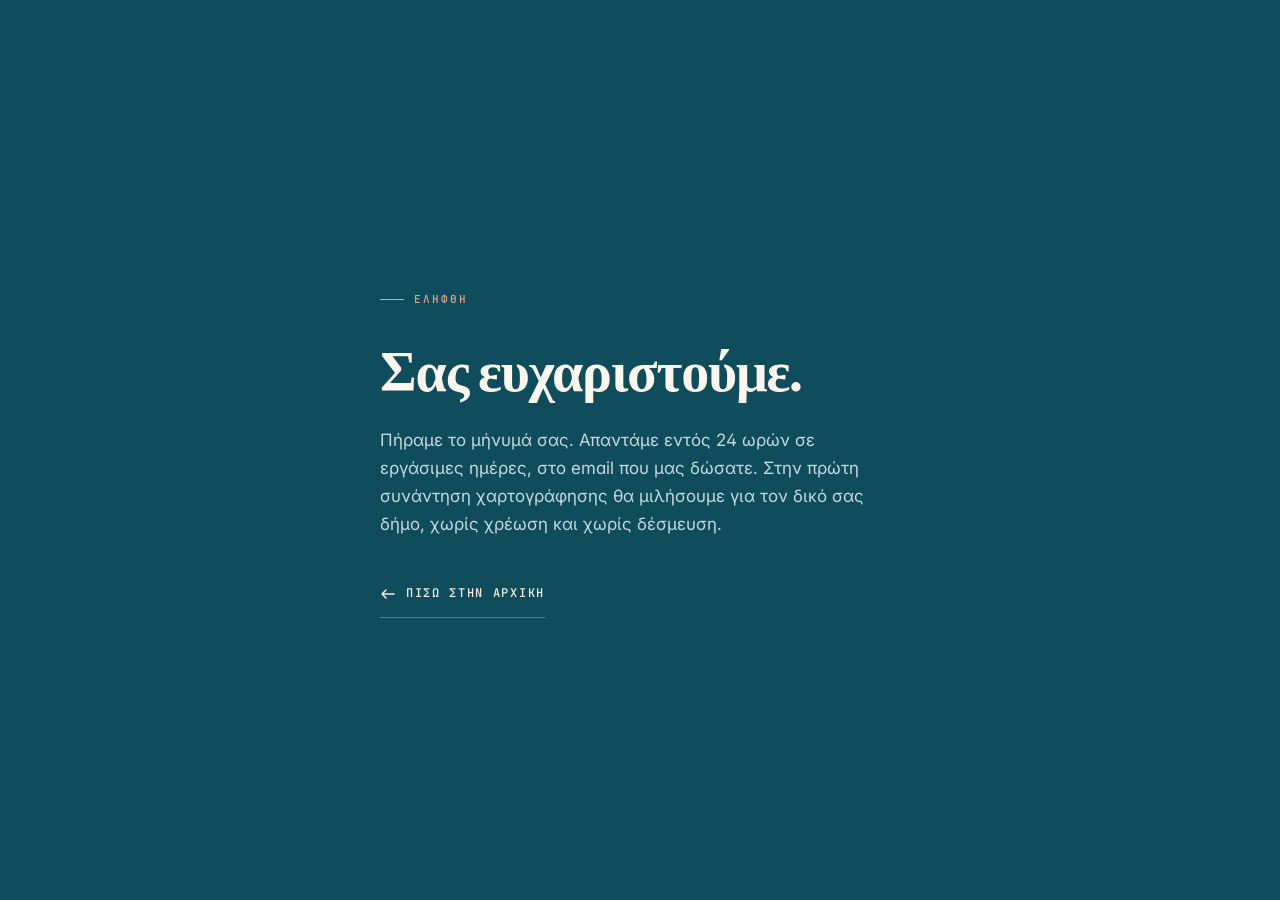
<file: thanks.html>
<!doctype html>
<html lang="el">
<head>
<meta charset="utf-8">
<meta name="viewport" content="width=device-width,initial-scale=1">
<title>Ευχαριστούμε — AGORA Strategies</title>
<meta name="robots" content="noindex">
<link rel="icon" type="image/png" href="/icon-petrol.png">
<link rel="preconnect" href="https://fonts.googleapis.com">
<link rel="preconnect" href="https://fonts.gstatic.com" crossorigin>
<link href="https://fonts.googleapis.com/css2?family=Fraunces:opsz,wght@9..144,400;9..144,500;9..144,600&family=Inter:wght@400;500&family=JetBrains+Mono:wght@500&display=swap" rel="stylesheet">
<link rel="stylesheet" href="/styles.css">
<style>
  .thanks {
    min-height: 100vh;
    display: flex;
    align-items: center;
    justify-content: center;
    background: var(--petrol);
    color: var(--paper);
    padding: 80px var(--pad-x);
    text-align: left;
  }
  .thanks__inner {
    max-width: 640px;
    margin: 0 auto;
  }
  .thanks__label {
    display: inline-flex;
    align-items: center;
    gap: 10px;
    font-family: var(--f-mono);
    font-size: 11px;
    font-weight: 500;
    letter-spacing: 0.18em;
    text-transform: uppercase;
    color: var(--terra-soft);
    margin-bottom: 32px;
  }
  .thanks__label::before {
    content: "";
    width: 24px; height: 1px;
    background: var(--terra-soft);
  }
  .thanks h1 {
    margin: 0 0 24px;
    font-family: var(--f-display);
    font-weight: 600;
    font-size: clamp(36px, 5vw, 56px);
    line-height: 1.1;
    letter-spacing: -0.02em;
    color: var(--paper);
    font-variation-settings: "opsz" 60;
  }
  .thanks p {
    margin: 0 0 32px;
    font-size: 17px;
    line-height: 1.65;
    color: var(--pale);
    max-width: 520px;
  }
  .thanks__back {
    display: inline-flex;
    align-items: center;
    gap: 10px;
    font-family: var(--f-mono);
    font-size: 12px;
    font-weight: 500;
    letter-spacing: 0.14em;
    text-transform: uppercase;
    color: var(--sand);
    padding: 14px 0;
    border-bottom: 1px solid rgba(244, 237, 226, 0.3);
    transition: border-color 200ms, color 200ms;
  }
  .thanks__back:hover {
    color: var(--terra-soft);
    border-bottom-color: var(--terra-soft);
  }
  .thanks__back svg {
    transition: transform 200ms;
  }
  .thanks__back:hover svg { transform: translateX(-3px); }
</style>
</head>
<body>
<main class="thanks">
  <div class="thanks__inner">
    <span class="thanks__label">Ελήφθη</span>
    <h1>Σας ευχαριστούμε.</h1>
    <p>Πήραμε το μήνυμά σας. Απαντάμε εντός 24 ωρών σε εργάσιμες ημέρες, στο email που μας δώσατε. Στην πρώτη συνάντηση χαρτογράφησης θα μιλήσουμε για τον δικό σας δήμο, χωρίς χρέωση και χωρίς δέσμευση.</p>
    <a href="/" class="thanks__back">
      <svg width="16" height="16" viewBox="0 0 16 16" aria-hidden="true"><path d="M14 8H2m0 0l4-4M2 8l4 4" stroke="currentColor" stroke-width="1.5" fill="none" stroke-linecap="round" stroke-linejoin="round"/></svg>
      <span>Πίσω στην αρχική</span>
    </a>
  </div>
</main>
</body>
</html>
</file>
<file: styles.css>
/* ============================================================
   AGORA STRATEGIES — design system
   Direction: editorial / civic poster
   Signature: typographic plaza + plaza-cadastral grid motif
   ============================================================ */

:root {
  /* Brand palette (locked) */
  --petrol: #0F4C5C;
  --petrol-deep: #0A3947;
  --petrol-soft: #1A6276;
  --terra: #C9694A;
  --terra-soft: #E2A586;
  --sand: #F4EDE2;
  --sand-warm: #EFE6D6;
  --paper: #FBF7EF;
  --ink: #23333B;
  --ink-soft: #4A5A61;
  --muted: #6E7C82;
  --pale: #C7D9DE;
  --line: #DED5C4;
  --line-faint: #EEE7D8;

  /* Type */
  --f-display: "Fraunces", "Roboto Slab", Georgia, serif;
  --f-body: "Inter", -apple-system, BlinkMacSystemFont, "Segoe UI", sans-serif;
  --f-mono: "JetBrains Mono", ui-monospace, "SF Mono", Menlo, monospace;

  /* Scale */
  --maxw: 1280px;
  --pad-x: clamp(20px, 4vw, 56px);
  --space-xs: 6px;
  --space-sm: 12px;
  --space-md: 24px;
  --space-lg: 48px;
  --space-xl: 96px;
  --space-2xl: 144px;
}

/* ============================================================
   Reset + base
   ============================================================ */

*, *::before, *::after { box-sizing: border-box; }
html { -webkit-text-size-adjust: 100%; scroll-behavior: smooth; }
@media (prefers-reduced-motion: reduce) {
  html { scroll-behavior: auto; }
  *, *::before, *::after { animation-duration: 0.01ms !important; transition-duration: 0.01ms !important; }
}

body {
  margin: 0;
  font-family: var(--f-body);
  font-size: 16px;
  line-height: 1.6;
  color: var(--ink);
  background: var(--paper);
  font-feature-settings: "ss01", "cv11";
  -webkit-font-smoothing: antialiased;
}

img { max-width: 100%; height: auto; display: block; }
a { color: inherit; text-decoration: none; }
button { font: inherit; cursor: pointer; }

::selection { background: var(--terra); color: var(--paper); }

.skip {
  position: absolute; left: -9999px; top: 8px;
  background: var(--petrol); color: var(--paper);
  padding: 12px 18px; border-radius: 4px;
  font-family: var(--f-mono); font-size: 13px;
}
.skip:focus { left: 16px; z-index: 9999; }

:focus-visible {
  outline: 2px solid var(--terra);
  outline-offset: 3px;
  border-radius: 2px;
}

/* ============================================================
   Shared atoms
   ============================================================ */

.kicker {
  display: inline-block;
  font-family: var(--f-mono);
  font-size: 11px;
  font-weight: 500;
  letter-spacing: 0.18em;
  text-transform: uppercase;
  color: var(--ink-soft);
  margin-bottom: 18px;
}
.kicker::before {
  content: "";
  display: inline-block;
  width: 18px;
  height: 1px;
  background: var(--terra);
  vertical-align: middle;
  margin-right: 10px;
  transform: translateY(-2px);
}
.kicker--terra { color: var(--terra); }
.kicker--terra::before { background: var(--petrol); }
.kicker--sand { color: var(--sand); }
.kicker--sand::before { background: var(--terra-soft); }

/* ============================================================
   Nav
   ============================================================ */

.nav {
  position: sticky;
  top: 0;
  z-index: 50;
  display: flex;
  align-items: center;
  justify-content: space-between;
  padding: 14px var(--pad-x);
  background: rgba(251, 247, 239, 0.88);
  backdrop-filter: blur(12px);
  -webkit-backdrop-filter: blur(12px);
  border-bottom: 1px solid var(--line-faint);
}

.nav__brand {
  display: flex; align-items: center; gap: 12px;
  font-family: var(--f-display);
  font-weight: 600;
  font-size: 18px;
  letter-spacing: 0.04em;
  color: var(--petrol);
  font-variation-settings: "opsz" 14;
}
.nav__brand img { width: 36px; height: 36px; }

.nav__links {
  display: flex; gap: 32px;
  font-family: var(--f-mono);
  font-size: 12px;
  font-weight: 500;
  letter-spacing: 0.08em;
  text-transform: uppercase;
}
.nav__links a {
  color: var(--ink-soft);
  padding: 4px 0;
  border-bottom: 1px solid transparent;
  transition: border-color 180ms, color 180ms;
}
.nav__links a:hover { color: var(--petrol); border-bottom-color: var(--terra); }

@media (max-width: 720px) {
  .nav__links { gap: 16px; font-size: 11px; }
  .nav__brand span { display: none; }
}

/* ============================================================
   Hero: typographic plaza
   ============================================================ */

.hero {
  position: relative;
  background: var(--petrol);
  color: var(--paper);
  overflow: hidden;
  padding: clamp(64px, 12vh, 140px) var(--pad-x) clamp(80px, 14vh, 160px);
  isolation: isolate;
}

.hero__plinth {
  position: absolute; inset: 0;
  pointer-events: none;
  z-index: 0;
}

.grid-overlay {
  position: absolute; inset: 0;
  background-image:
    linear-gradient(rgba(244, 237, 226, 0.05) 1px, transparent 1px),
    linear-gradient(90deg, rgba(244, 237, 226, 0.05) 1px, transparent 1px);
  background-size: 80px 80px;
  background-position: center center;
  mask-image: radial-gradient(ellipse at center, rgba(0,0,0,0.95) 30%, rgba(0,0,0,0.2) 80%, transparent 100%);
  -webkit-mask-image: radial-gradient(ellipse at center, rgba(0,0,0,0.95) 30%, rgba(0,0,0,0.2) 80%, transparent 100%);
}

.hero__plinth::before,
.hero__plinth::after {
  content: "";
  position: absolute;
  background: var(--terra);
  z-index: 1;
}
.hero__plinth::before {
  left: var(--pad-x); top: 28%;
  width: 6px; height: 6px;
}
.hero__plinth::after {
  right: var(--pad-x); bottom: 32%;
  width: 6px; height: 6px;
}

.hero__inner {
  position: relative; z-index: 2;
  max-width: var(--maxw);
  margin: 0 auto;
}

.hero__label {
  display: inline-flex; align-items: center; gap: 10px;
  font-family: var(--f-mono);
  font-size: 11px;
  font-weight: 500;
  letter-spacing: 0.16em;
  text-transform: uppercase;
  color: var(--pale);
  margin-bottom: clamp(40px, 8vh, 80px);
  padding: 8px 14px;
  border: 1px solid rgba(199, 217, 222, 0.25);
  border-radius: 100px;
}
.hero__label .dot {
  width: 6px; height: 6px;
  background: var(--terra-soft);
  border-radius: 50%;
  box-shadow: 0 0 12px var(--terra);
}
.hero__label-sep { color: rgba(199, 217, 222, 0.4); }

.hero__word {
  margin: 0;
  font-family: var(--f-display);
  font-weight: 600;
  font-size: clamp(80px, 18vw, 240px);
  line-height: 0.88;
  letter-spacing: -0.02em;
  color: var(--paper);
  font-variation-settings: "opsz" 144, "wght" 600, "SOFT" 30;
  display: flex;
  flex-wrap: nowrap;
}
.hero__word-glyph {
  display: inline-block;
  position: relative;
}
.hero__word-glyph[data-i="2"] { color: var(--terra-soft); }
.hero__word-glyph[data-i="3"] {
  font-variation-settings: "opsz" 144, "wght" 700, "SOFT" 100;
}
/* fluid kerning */
.hero__word-glyph + .hero__word-glyph { margin-left: -0.02em; }

.hero__tagline {
  margin: 28px 0 0;
  font-family: var(--f-display);
  font-style: italic;
  font-weight: 400;
  font-size: clamp(20px, 2.6vw, 32px);
  line-height: 1.25;
  letter-spacing: -0.01em;
  color: var(--sand);
  font-variation-settings: "opsz" 36;
  max-width: 720px;
}

.hero__meta {
  margin-top: clamp(48px, 8vh, 88px);
  display: grid;
  grid-template-columns: repeat(auto-fit, minmax(140px, 1fr));
  gap: 24px 40px;
  border-top: 1px solid rgba(199, 217, 222, 0.18);
  border-bottom: 1px solid rgba(199, 217, 222, 0.18);
  padding: 24px 0;
  max-width: 880px;
}
.hero__meta-block {
  display: flex;
  flex-direction: column;
  gap: 4px;
}
.meta-label {
  font-family: var(--f-mono);
  font-size: 10px;
  font-weight: 500;
  letter-spacing: 0.18em;
  text-transform: uppercase;
  color: rgba(199, 217, 222, 0.65);
}
.meta-value {
  font-family: var(--f-display);
  font-size: 20px;
  font-weight: 500;
  color: var(--paper);
  font-variation-settings: "opsz" 24;
}

.hero__cue {
  display: inline-flex; align-items: center; gap: 10px;
  margin-top: 40px;
  font-family: var(--f-mono);
  font-size: 12px;
  font-weight: 500;
  letter-spacing: 0.14em;
  text-transform: uppercase;
  color: var(--sand);
  padding: 12px 0;
  border-bottom: 1px solid rgba(244, 237, 226, 0.3);
  transition: border-color 200ms, color 200ms;
}
.hero__cue:hover {
  color: var(--terra-soft);
  border-bottom-color: var(--terra-soft);
}
.hero__cue svg {
  transition: transform 200ms;
}
.hero__cue:hover svg { transform: translateY(2px); }

@media (max-width: 600px) {
  .hero__word { font-size: clamp(70px, 22vw, 140px); letter-spacing: -0.025em; }
  .hero__meta { grid-template-columns: repeat(2, 1fr); gap: 18px 24px; }
  .hero__label {
    flex-wrap: wrap;
    border-radius: 8px;
    padding: 10px 14px;
    font-size: 10px;
    gap: 8px;
  }
  .hero__label-sep { display: none; }
  .nav__brand img { width: 32px; height: 32px; }
}

/* ============================================================
   Thesis
   ============================================================ */

.thesis {
  padding: clamp(72px, 12vh, 140px) var(--pad-x);
  background: var(--paper);
}
.thesis__inner {
  max-width: var(--maxw);
  margin: 0 auto;
}
.thesis__body {
  margin: 0 0 clamp(48px, 8vh, 80px);
  font-family: var(--f-display);
  font-weight: 400;
  font-size: clamp(24px, 3.2vw, 40px);
  line-height: 1.3;
  letter-spacing: -0.015em;
  color: var(--petrol);
  font-variation-settings: "opsz" 36;
  max-width: 1000px;
}
.thesis__body em {
  font-style: italic;
  color: var(--terra);
  font-weight: 500;
}

.thesis__pillars {
  display: grid;
  grid-template-columns: repeat(3, 1fr);
  gap: 40px;
  border-top: 1px solid var(--line);
  padding-top: 40px;
}
.pillar { display: flex; flex-direction: column; gap: 12px; }
.pillar__no {
  font-family: var(--f-mono);
  font-size: 11px;
  font-weight: 500;
  letter-spacing: 0.14em;
  color: var(--terra);
}
.pillar h3 {
  margin: 0;
  font-family: var(--f-display);
  font-weight: 500;
  font-size: 22px;
  letter-spacing: -0.01em;
  color: var(--ink);
  font-variation-settings: "opsz" 24;
}
.pillar p {
  margin: 0;
  color: var(--ink-soft);
  line-height: 1.6;
  font-size: 15px;
}

@media (max-width: 800px) {
  .thesis__pillars { grid-template-columns: 1fr; gap: 32px; }
}

/* ============================================================
   Packages
   ============================================================ */

.packages {
  background: var(--sand);
  padding: clamp(80px, 14vh, 160px) var(--pad-x);
  position: relative;
}
.packages::before,
.packages::after {
  content: "";
  position: absolute;
  left: 0; right: 0;
  height: 1px;
  background: var(--line);
}
.packages::before { top: 0; }
.packages::after { bottom: 0; }

.packages__head {
  max-width: var(--maxw);
  margin: 0 auto clamp(48px, 8vh, 80px);
}
.packages__head h2 {
  margin: 0 0 24px;
  font-family: var(--f-display);
  font-weight: 600;
  font-size: clamp(36px, 5vw, 64px);
  line-height: 1.05;
  letter-spacing: -0.02em;
  color: var(--petrol);
  font-variation-settings: "opsz" 72;
  max-width: 720px;
}
.packages__intro {
  margin: 0;
  font-size: 17px;
  line-height: 1.65;
  color: var(--ink-soft);
  max-width: 720px;
}

.packages__list {
  list-style: none;
  margin: 0 auto;
  padding: 0;
  max-width: var(--maxw);
  display: grid;
  grid-template-columns: repeat(4, 1fr);
  gap: 1px;
  background: var(--line);
  border: 1px solid var(--line);
}

.pkg {
  background: var(--sand);
  padding: 32px 24px 28px;
  display: flex;
  flex-direction: column;
  gap: 10px;
  position: relative;
  transition: background 250ms;
}
.pkg:hover { background: var(--sand-warm); }

.pkg__letter {
  font-family: var(--f-display);
  font-weight: 600;
  font-size: 26px;
  line-height: 1;
  color: var(--terra);
  font-variation-settings: "opsz" 36;
  letter-spacing: -0.02em;
  padding-bottom: 8px;
  border-bottom: 1px solid var(--line);
  width: fit-content;
  min-width: 34px;
}

.pkg__title {
  margin: 6px 0 0;
  font-family: var(--f-display);
  font-weight: 500;
  font-size: 18px;
  line-height: 1.2;
  letter-spacing: -0.01em;
  color: var(--petrol);
  font-variation-settings: "opsz" 24;
}

.pkg__body {
  margin: 0;
  font-size: 13.5px;
  line-height: 1.55;
  color: var(--ink-soft);
}

.pkg--anchor {
  background: var(--petrol);
}
.pkg--anchor:hover { background: var(--petrol-deep); }
.pkg--anchor .pkg__letter {
  color: var(--terra-soft);
  border-bottom-color: rgba(199, 217, 222, 0.25);
}
.pkg--anchor .pkg__title { color: var(--paper); }
.pkg--anchor .pkg__body { color: var(--pale); }

.pkg__tag {
  margin-top: auto;
  padding-top: 12px;
  font-family: var(--f-mono);
  font-size: 9.5px;
  font-weight: 500;
  letter-spacing: 0.18em;
  text-transform: uppercase;
  color: var(--terra-soft);
  display: inline-flex;
  align-items: center;
  gap: 6px;
}
.pkg__tag::before {
  content: "";
  display: inline-block;
  width: 14px;
  height: 1px;
  background: var(--terra-soft);
}

/* Deliberate info cell to round out the 4x3 grid */
.pkg--info {
  background: var(--paper);
  display: flex;
  flex-direction: column;
  justify-content: center;
  gap: 12px;
}
.pkg--info:hover { background: var(--paper); }
.pkg--info p {
  margin: 0;
  font-family: var(--f-display);
  font-style: italic;
  font-size: 16px;
  line-height: 1.4;
  color: var(--petrol);
  font-variation-settings: "opsz" 20;
}
.pkg--info .pkg__info-label {
  font-family: var(--f-mono);
  font-size: 10px;
  font-weight: 500;
  letter-spacing: 0.18em;
  text-transform: uppercase;
  color: var(--terra);
}

.packages__foot {
  max-width: var(--maxw);
  margin: clamp(48px, 8vh, 72px) auto 0;
  padding-top: 32px;
  border-top: 1px solid var(--line);
}
.packages__foot p {
  margin: 0;
  font-family: var(--f-mono);
  font-size: 13px;
  line-height: 1.7;
  color: var(--ink-soft);
  max-width: 900px;
}

@media (max-width: 1100px) {
  .packages__list { grid-template-columns: repeat(3, 1fr); }
}
@media (max-width: 760px) {
  .packages__list { grid-template-columns: repeat(2, 1fr); }
}
@media (max-width: 480px) {
  .packages__list { grid-template-columns: 1fr; }
  .pkg { padding: 24px 20px; }
}

/* ============================================================
   Approach (5 steps)
   ============================================================ */

.approach {
  background: var(--paper);
  padding: clamp(80px, 14vh, 160px) var(--pad-x);
}
.approach__inner {
  max-width: var(--maxw);
  margin: 0 auto;
  display: grid;
  grid-template-columns: minmax(280px, 1fr) 2fr;
  gap: clamp(48px, 8vw, 96px);
  align-items: start;
}
.approach__col--lead h2 {
  margin: 0 0 24px;
  font-family: var(--f-display);
  font-weight: 600;
  font-size: clamp(32px, 4vw, 48px);
  line-height: 1.1;
  letter-spacing: -0.02em;
  color: var(--petrol);
  font-variation-settings: "opsz" 60;
}
.approach__col--lead p {
  margin: 0;
  font-size: 16px;
  line-height: 1.65;
  color: var(--ink-soft);
}

.approach__steps {
  list-style: none;
  margin: 0;
  padding: 0;
  display: flex;
  flex-direction: column;
}
.approach__steps li {
  display: grid;
  grid-template-columns: 80px 1fr;
  gap: 24px;
  padding: 28px 0;
  border-top: 1px solid var(--line);
  align-items: baseline;
}
.approach__steps li:last-child { border-bottom: 1px solid var(--line); }
.step__no {
  font-family: var(--f-display);
  font-style: italic;
  font-weight: 400;
  font-size: 32px;
  line-height: 1;
  color: var(--terra);
  font-variation-settings: "opsz" 36;
}
.approach__steps h3 {
  margin: 0 0 6px;
  font-family: var(--f-display);
  font-weight: 500;
  font-size: 22px;
  letter-spacing: -0.01em;
  color: var(--ink);
  font-variation-settings: "opsz" 24;
}
.approach__steps p {
  margin: 0;
  font-size: 15px;
  line-height: 1.6;
  color: var(--ink-soft);
}

@media (max-width: 800px) {
  .approach__inner { grid-template-columns: 1fr; }
  .approach__steps li { grid-template-columns: 60px 1fr; gap: 16px; }
  .step__no { font-size: 26px; }
}

/* ============================================================
   Team
   ============================================================ */

.team {
  background: var(--sand);
  padding: clamp(80px, 14vh, 160px) var(--pad-x);
  border-top: 1px solid var(--line);
}
.team .kicker, .team h2 {
  max-width: var(--maxw);
  margin-left: auto; margin-right: auto;
}
.team h2 {
  margin: 0 auto clamp(48px, 8vh, 72px);
  font-family: var(--f-display);
  font-weight: 600;
  font-size: clamp(32px, 4vw, 48px);
  line-height: 1.1;
  letter-spacing: -0.02em;
  color: var(--petrol);
  font-variation-settings: "opsz" 60;
  max-width: var(--maxw);
}

.team__cards {
  max-width: var(--maxw);
  margin: 0 auto;
  display: grid;
  grid-template-columns: 1fr 1fr;
  gap: 32px;
}
.person {
  background: var(--paper);
  padding: 40px;
  border: 1px solid var(--line);
  display: flex;
  flex-direction: column;
  gap: 16px;
}
.person__id {
  display: flex; align-items: center; gap: 16px;
  margin-bottom: 8px;
  padding-bottom: 16px;
  border-bottom: 1px solid var(--line);
}
.person__mono {
  font-family: var(--f-display);
  font-weight: 600;
  font-size: 18px;
  letter-spacing: 0.05em;
  color: var(--paper);
  background: var(--petrol);
  width: 44px; height: 44px;
  display: inline-flex;
  align-items: center;
  justify-content: center;
}
.person__role {
  font-family: var(--f-mono);
  font-size: 11px;
  font-weight: 500;
  letter-spacing: 0.16em;
  text-transform: uppercase;
  color: var(--terra);
}
.person h3 {
  margin: 0;
  font-family: var(--f-display);
  font-weight: 600;
  font-size: 28px;
  letter-spacing: -0.01em;
  color: var(--petrol);
  font-variation-settings: "opsz" 36;
}
.person__title {
  margin: 0;
  font-family: var(--f-mono);
  font-size: 12px;
  font-weight: 500;
  letter-spacing: 0.08em;
  color: var(--ink-soft);
  text-transform: uppercase;
}
.person__body {
  margin: 12px 0 0;
  font-size: 15px;
  line-height: 1.65;
  color: var(--ink-soft);
}
.person blockquote {
  margin: 8px 0 0;
  padding: 16px 0 0;
  border-top: 1px solid var(--line);
  font-family: var(--f-display);
  font-style: italic;
  font-weight: 400;
  font-size: 17px;
  line-height: 1.45;
  color: var(--terra);
  font-variation-settings: "opsz" 24;
}

@media (max-width: 800px) {
  .team__cards { grid-template-columns: 1fr; }
  .person { padding: 32px 24px; }
}

/* ============================================================
   Contact
   ============================================================ */

.contact {
  background: var(--petrol);
  color: var(--paper);
  padding: clamp(80px, 14vh, 160px) var(--pad-x);
}
.contact__inner {
  max-width: var(--maxw);
  margin: 0 auto;
  display: grid;
  grid-template-columns: 1fr 1.1fr;
  gap: clamp(48px, 8vw, 96px);
  align-items: start;
}
.contact__lead h2 {
  margin: 0 0 24px;
  font-family: var(--f-display);
  font-weight: 600;
  font-size: clamp(32px, 4.4vw, 52px);
  line-height: 1.05;
  letter-spacing: -0.02em;
  color: var(--paper);
  font-variation-settings: "opsz" 60;
}
.contact__lead > p {
  margin: 0 0 40px;
  font-size: 17px;
  line-height: 1.65;
  color: var(--pale);
  max-width: 480px;
}

.contact__details {
  margin: 0;
  display: flex;
  flex-direction: column;
  gap: 0;
  border-top: 1px solid rgba(199, 217, 222, 0.2);
}
.contact__details > div {
  display: grid;
  grid-template-columns: 100px 1fr;
  gap: 24px;
  padding: 16px 0;
  border-bottom: 1px solid rgba(199, 217, 222, 0.2);
  align-items: baseline;
}
.contact__details dt {
  font-family: var(--f-mono);
  font-size: 11px;
  font-weight: 500;
  letter-spacing: 0.16em;
  text-transform: uppercase;
  color: rgba(199, 217, 222, 0.7);
  margin: 0;
}
.contact__details dd {
  margin: 0;
  font-family: var(--f-display);
  font-size: 17px;
  font-weight: 500;
  color: var(--paper);
  font-variation-settings: "opsz" 20;
}
.contact__details a {
  border-bottom: 1px solid var(--terra-soft);
  transition: color 180ms;
}
.contact__details a:hover { color: var(--terra-soft); }

/* Form */
.contact__form {
  background: var(--paper);
  color: var(--ink);
  padding: 40px;
  display: flex;
  flex-direction: column;
  gap: 20px;
  border: 1px solid var(--petrol-deep);
}
.form__title {
  margin: 0 0 8px;
  font-family: var(--f-display);
  font-weight: 500;
  font-size: 22px;
  letter-spacing: -0.01em;
  color: var(--petrol);
  font-variation-settings: "opsz" 24;
  padding-bottom: 16px;
  border-bottom: 1px solid var(--line);
}
.hp { position: absolute; left: -9999px; }

.field { display: flex; flex-direction: column; gap: 6px; }
.field-row {
  display: grid;
  grid-template-columns: 1fr 1fr;
  gap: 20px;
}
.field label {
  font-family: var(--f-mono);
  font-size: 11px;
  font-weight: 500;
  letter-spacing: 0.12em;
  text-transform: uppercase;
  color: var(--ink-soft);
}
.field .opt {
  font-weight: 400;
  text-transform: none;
  letter-spacing: 0.02em;
  color: var(--muted);
  font-size: 10.5px;
}
.field input,
.field select,
.field textarea {
  font-family: var(--f-body);
  font-size: 15px;
  color: var(--ink);
  background: var(--paper);
  border: none;
  border-bottom: 1.5px solid var(--line);
  padding: 8px 0 10px;
  transition: border-color 180ms;
  width: 100%;
  border-radius: 0;
  -webkit-appearance: none;
  appearance: none;
}
.field select {
  background-image: url("data:image/svg+xml;utf8,<svg xmlns='http://www.w3.org/2000/svg' width='12' height='8' viewBox='0 0 12 8'><path d='M1 1l5 5 5-5' stroke='%2323333B' stroke-width='1.5' fill='none' stroke-linecap='round'/></svg>");
  background-repeat: no-repeat;
  background-position: right 4px center;
  padding-right: 24px;
}
.field textarea { resize: vertical; min-height: 100px; }
.field input:focus,
.field select:focus,
.field textarea:focus {
  outline: none;
  border-bottom-color: var(--terra);
}

.btn {
  margin-top: 12px;
  font-family: var(--f-mono);
  font-size: 12px;
  font-weight: 500;
  letter-spacing: 0.14em;
  text-transform: uppercase;
  color: var(--paper);
  background: var(--petrol);
  border: none;
  padding: 18px 28px;
  width: 100%;
  display: inline-flex;
  align-items: center;
  justify-content: space-between;
  transition: background 200ms;
}
.btn:hover { background: var(--terra); }

.form__note {
  margin: 0;
  font-size: 12.5px;
  color: var(--muted);
  line-height: 1.55;
}

@media (max-width: 880px) {
  .contact__inner { grid-template-columns: 1fr; }
  .contact__form { padding: 32px 24px; }
  .field-row { grid-template-columns: 1fr; gap: 20px; }
}

/* ============================================================
   Footer
   ============================================================ */

.foot {
  background: var(--petrol-deep);
  color: var(--pale);
  padding: 56px var(--pad-x) 32px;
}
.foot__top {
  max-width: var(--maxw);
  margin: 0 auto;
  display: flex;
  justify-content: space-between;
  align-items: flex-start;
  gap: 32px;
  padding-bottom: 32px;
  border-bottom: 1px solid rgba(199, 217, 222, 0.15);
  flex-wrap: wrap;
}
.foot__brand {
  display: flex; align-items: center; gap: 14px;
}
.foot__brand img {
  width: 32px; height: 32px;
  filter: brightness(0) invert(1) opacity(0.9);
}
.foot__name {
  display: block;
  font-family: var(--f-display);
  font-weight: 600;
  font-size: 18px;
  letter-spacing: 0.04em;
  color: var(--paper);
}
.foot__sub {
  display: block;
  margin-top: 4px;
  font-family: var(--f-display);
  font-style: italic;
  font-size: 13px;
  color: var(--terra-soft);
}
.foot__links {
  display: flex; gap: 28px;
  font-family: var(--f-mono);
  font-size: 11px;
  font-weight: 500;
  letter-spacing: 0.14em;
  text-transform: uppercase;
}
.foot__links a {
  color: rgba(199, 217, 222, 0.75);
  transition: color 180ms;
}
.foot__links a:hover { color: var(--terra-soft); }
.foot__bottom {
  max-width: var(--maxw);
  margin: 24px auto 0;
  display: flex;
  align-items: center;
  gap: 16px;
  font-family: var(--f-mono);
  font-size: 11px;
  font-weight: 500;
  letter-spacing: 0.08em;
  color: rgba(199, 217, 222, 0.5);
  flex-wrap: wrap;
}
.foot__hairline {
  flex: 1;
  height: 1px;
  background: rgba(199, 217, 222, 0.15);
  min-width: 40px;
}
</file>
